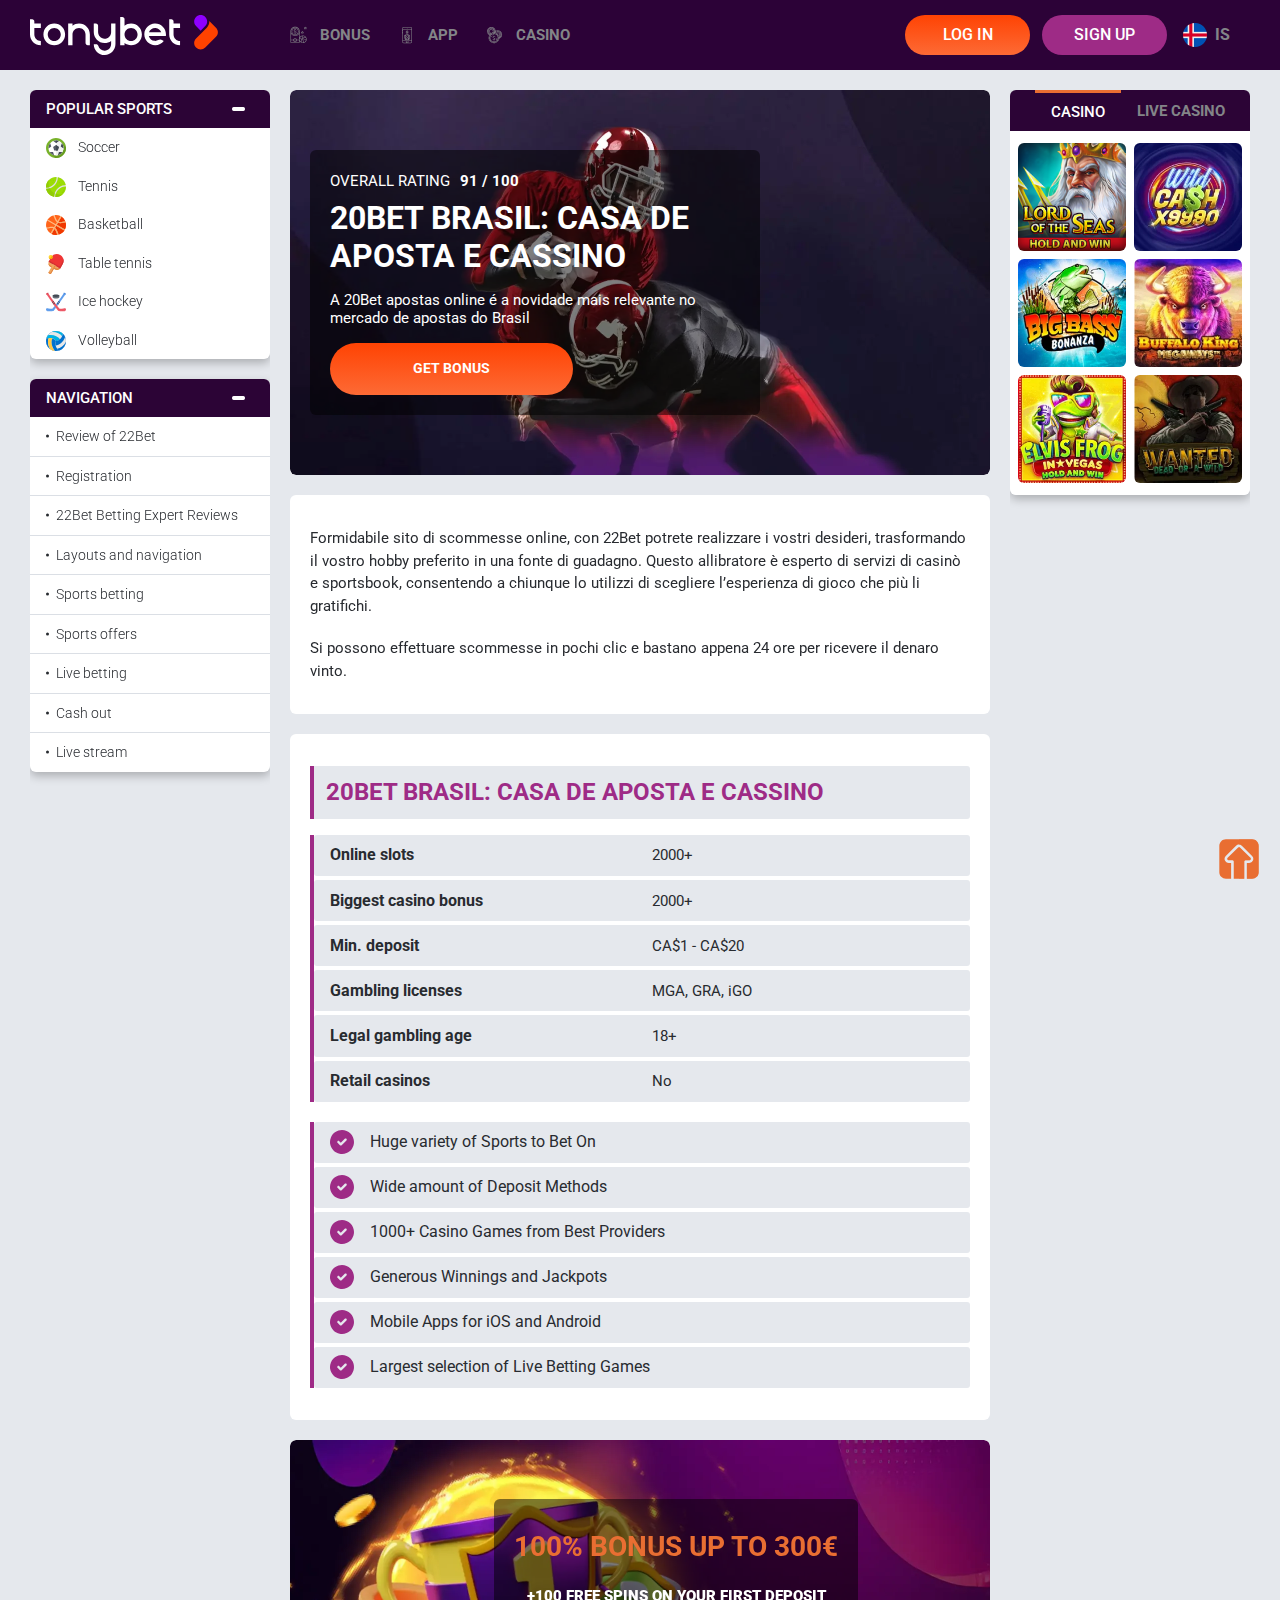
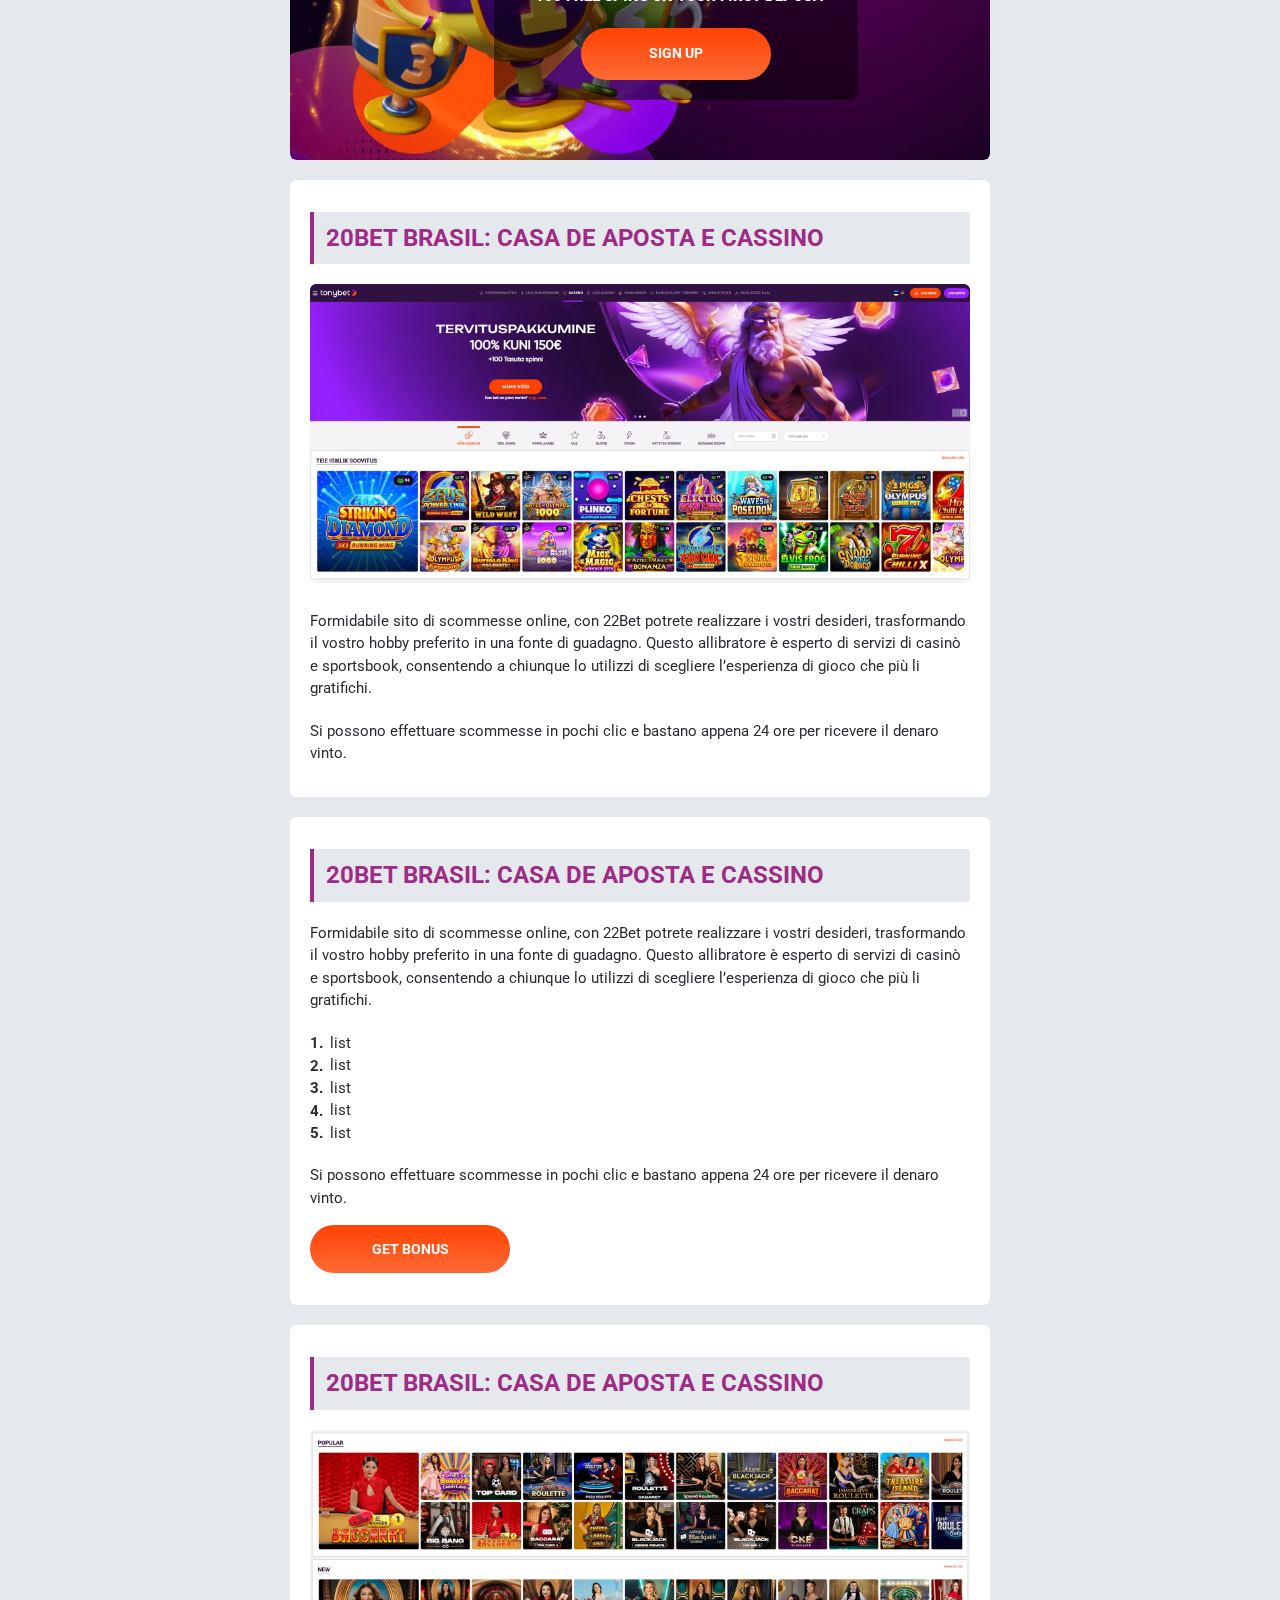
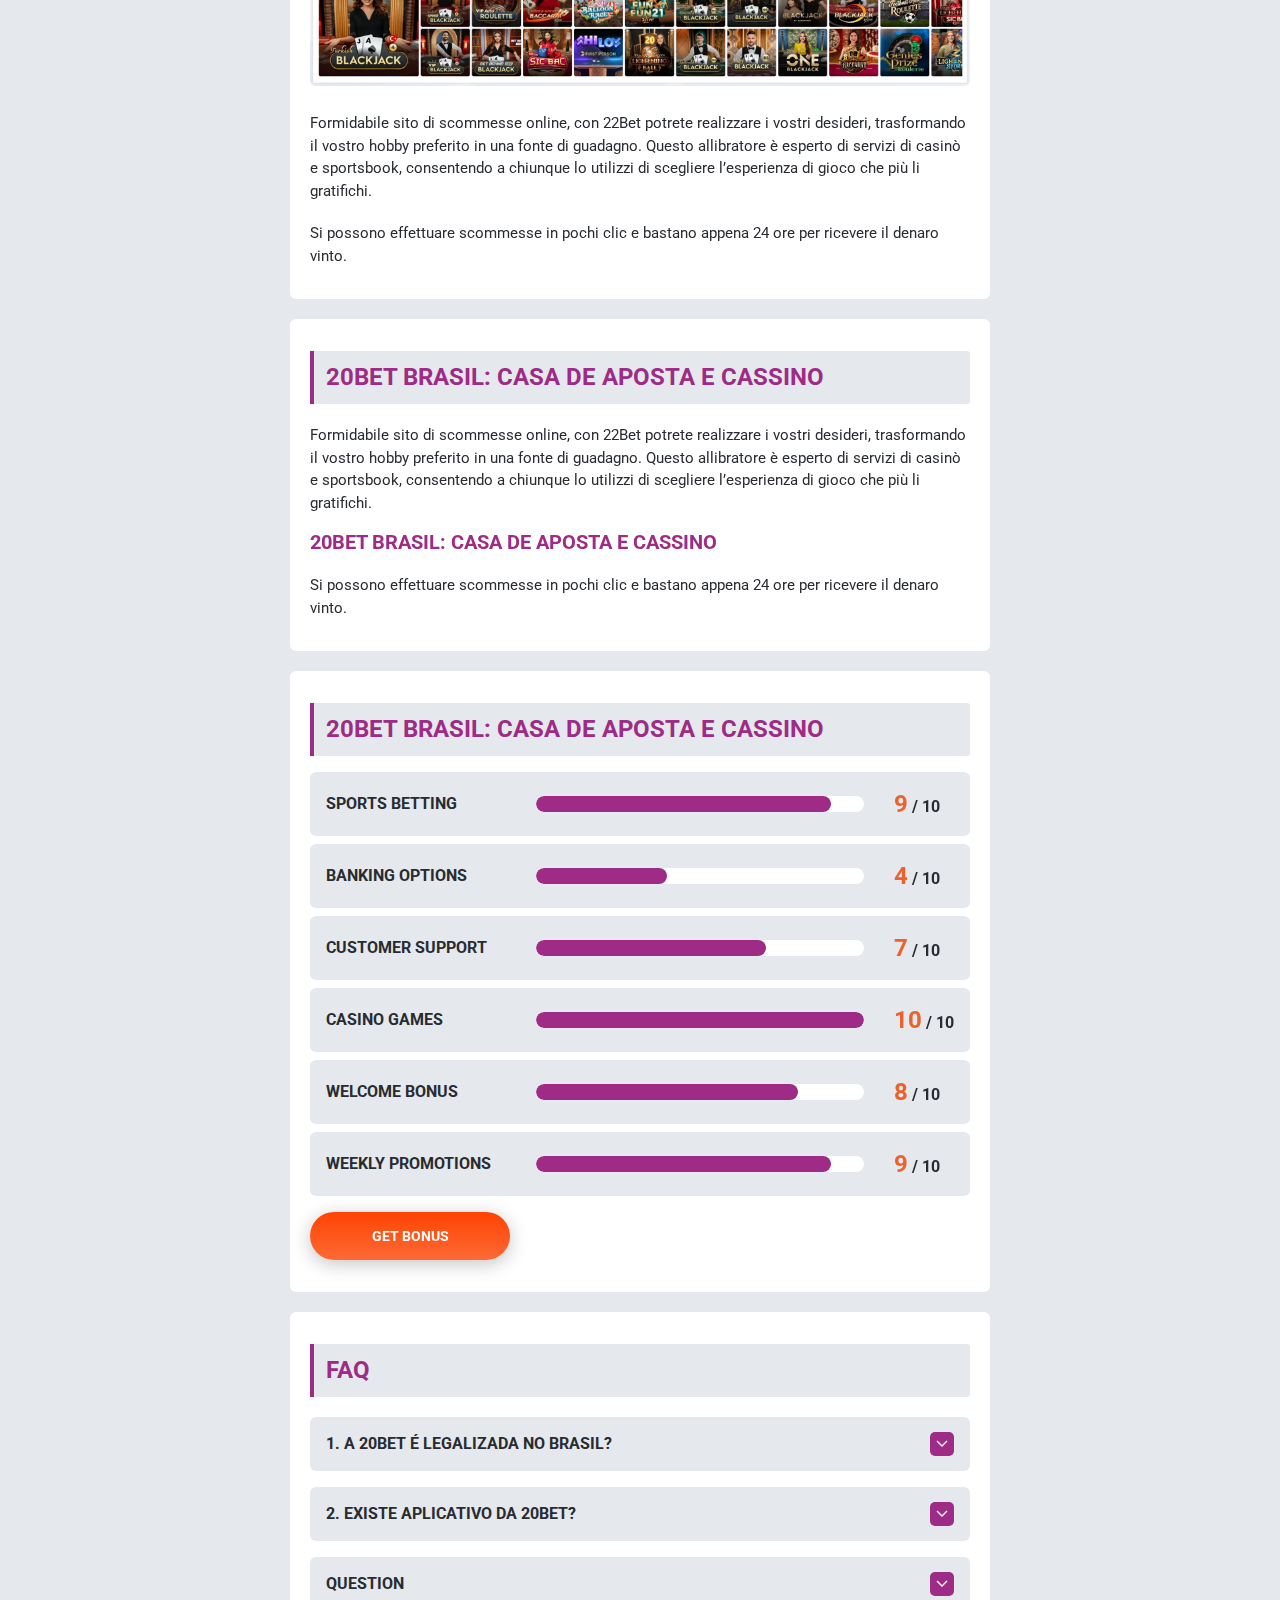
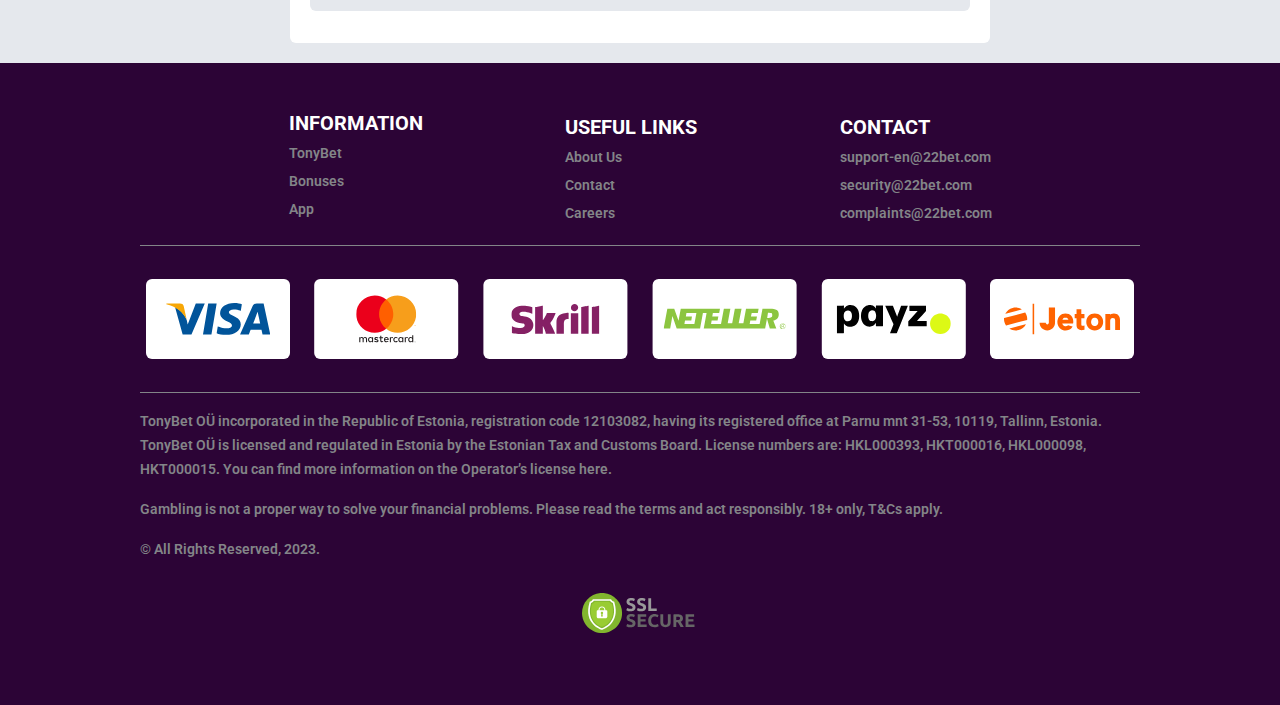
<file: index.html>
<!DOCTYPE html>
<html lang="is">
  <head>
    <meta charset="UTF-8" />

    <meta name="viewport" content="width=device-width, initial-scale=1.0" />
    <title>20Bet Brasil: Casa de 
Aposta e Cassino</title>
    <meta name="description" content />
    <meta property="og:site_name" content />
    <meta property="og:title" content />
    <meta property="og:type" content="website" />
    <meta property="og:url" content />
    <meta property="og:image" content />
    <meta property="og:image:alt" content />
    <meta property="og:locale" content="is" />
    <meta property="og:description" content />
    <link rel="preconnect" href="https://fonts.googleapis.com" />
    <link rel="preconnect" href="https://fonts.gstatic.com" crossorigin />
    <link
      href="https://fonts.googleapis.com/css2?family=Poppins&family=Roboto:wght@400;500;700&display=swap"
      rel="stylesheet"
    />
    <link rel="stylesheet" href="./css/reset.css" />
    <link rel="stylesheet" href="./css/main.css" />
    <link rel="stylesheet" href="./css/media.css" />
    <link rel="icon" href="./images/favicon.png" type="image/x-icon" />
    <script
      src="https://code.jquery.com/jquery-3.6.1.min.js"
      integrity="sha256-o88AwQnZB+VDvE9tvIXrMQaPlFFSUTR+nldQm1LuPXQ="
      crossorigin="anonymous"
    ></script>
  </head>
  <body>
    <header class="header">
      <section class="content header__content">
        <a href="./index.html" class="logo header__logo"
          ><img src="./images/header/logo.svg" alt="logo" title
        /></a>
        <button class="header__btn-menu">
          <svg
            width="16px"
            height="16px"
            viewBox="0 0 16 16"
            xmlns="http://www.w3.org/2000/svg"
          >
            <rect y="0" width="16" height="3" rx="1.5"></rect>
            <rect y="6.5" width="16" height="3" rx="1.5"></rect>
            <rect y="13" width="16" height="3" rx="1.5"></rect>
          </svg>
        </button>

       
        <nav class="menu header__menu">
          <ul class="header__menu-list">
            <li>
              <a href="./bonus.html">
                <span>Bonus</span>
              </a>
            </li>
            <li>
              <a href="./app.html">
                <span>App</span>
              </a>
            </li>
             <li>
              <a href="./casino.html">
                <span>Casino</span>
              </a>
            </li>
          </ul>
          <div class="header__button header__button-menu">
            <a href="#" class="button button__login-menu">log in</a>
            <a href="#" class="button button__menu">sign up</a>
          </div>
        </nav>

       

        <a href="#" class="button button__login">log in</a>
        <a href="#" class="button button__singup">sign up</a>
         <a href="" class="header__flag">
          <span><img src="./images/header/flag.png" alt="flag" title /></span>
          <span>is</span>
        </a>
      </section>
    </header>
    <main class="main home">
      <section class="main__wrap">
        <aside class="sidebar sidebar-left">
          <div class="sidebar-left__quik">
            <div class="menu__links-desk">Popular sports</div>
            <ul class="menu__links">
              <li>
                <a href="#"
                  ><img
                    src="./images/left-menu/soccer.svg"
                    alt="Soccer"
                    title
                  />Soccer</a
                >
              </li>
              <li>
                <a href="#"
                  ><img
                    src="./images/left-menu/tennis.svg"
                    alt="Tennis"
                    title
                  />Tennis</a
                >
              </li>
              <li>
                <a href="#"
                  ><img
                    src="./images/left-menu/basketball.svg"
                    alt="Basketball"
                    title
                  />Basketball</a
                >
              </li>
              <li>
                <a href="#"
                  ><img
                    src="./images/left-menu/table-tennis.svg"
                    alt="Table tennis"
                    title
                  />Table tennis</a
                >
              </li>
              <li>
                <a href="#"
                  ><img
                    src="./images/left-menu/hockey.svg"
                    alt="Ice hockey"
                    title
                  />Ice hockey</a
                >
              </li>
              <li>
                <a href="#"
                  ><img
                    src="./images/left-menu/volleyball.svg"
                    alt="Volleyball"
                    title
                  />Volleyball</a
                >
              </li>
            </ul>
          </div>

          <div class="sidebar-left__review">
            <div class="menu__review-desk">Navigation</div>
            <ul class="menu__review">
              <li><a href="#">Review of 22Bet</a></li>
              <li><a href="#">Registration</a></li>
              <li>
                <a href="#">22Bet Betting Expert Reviews</a>
              </li>
              <li><a href="#">Layouts and navigation</a></li>
              <li><a href="#">Sports betting</a></li>
              <li><a href="#">Sports offers</a></li>
              <li><a href="#">Live betting</a></li>
              <li><a href="#">Cash out</a></li>
              <li><a href="#">Live stream</a></li>
            </ul>
          </div>
        </aside>
        <section class="content__wrapper">
          <section class="content hero">
            <div class="background">
              <img src="./images/main/bg-main.webp" alt="hero" title />
             
            </div>
            <div class="hero__wrapper">
              <div class="hero__data">
                <div class="hero__rating">
                  <p>Overall Rating</p>

                  <span>
                    <span>91</span>
                    <span>/</span>
                    <span>100</span>
                  </span>
                </div>
                <h1 class="title general hero__title">
                20Bet Brasil: Casa de 
Aposta e Cassino
                </h1>
<p class="hero__text">A 20Bet apostas online é a novidade mais relevante 
no mercado de apostas do Brasil</p>
                <a href="#" class="button hero__button">get bonus</a>
              </div>
            </div>
          </section>
          <section class="content menu-review__content">
            <div class="menu__review-desk menu__review-content">
            Navigation
            </div>
            <ul class="menu__review menu__review-list">
              <li><a href="#">Review of 22Bet</a></li>
              <li><a href="#">Registration</a></li>
              <li><a href="#">22Bet Betting Expert Reviews</a></li>
              <li><a href="#">Layouts and navigation</a></li>
              <li><a href="#">Sports betting</a></li>
              <li><a href="#">Sports offers</a></li>
              <li><a href="#">Live betting</a></li>
              <li><a href="#">Cash out</a></li>
              <li><a href="#">Live stream</a></li>
            </ul>
          </section>
          <section class="content article">
            <p>
              Formidabile sito di scommesse online, con 22Bet potrete realizzare
              i vostri desideri, trasformando il vostro hobby preferito in una
              fonte di guadagno. Questo allibratore è esperto di servizi di
              casinò e sportsbook, consentendo a chiunque lo utilizzi di
              scegliere l’esperienza di gioco che più li gratifichi.
            </p>
            <p>
              Si possono effettuare scommesse in pochi clic e bastano appena 24
              ore per ricevere il denaro vinto.
            </p>
          </section>
          <section class="content features">
            <h2 class="title high features__title">20Bet Brasil: Casa de Aposta e Cassino</h2>
            <div class="features__list">
                <table class="features__table">
                  <tbody>
                    <tr>
                      <td>Online slots</td>
                      <td>2000+</td>
                    </tr>
                    <tr>
                      <td>Biggest casino bonus</td>
                      <td>2000+</td>
                    </tr>
                    <tr>
                      <td>Min. deposit</td>
                      <td>CA$1 - CA$20</td>
                    </tr>

                    <tr>
                      <td>Gambling licenses</td>
                      <td>MGA, GRA, iGO</td>
                    </tr>
                    <tr>
                      <td>Legal gambling age</td>
                      <td>18+</td>
                    </tr>
                    <tr>
                      <td>Retail casinos</td>
                      <td>No</td>
                    </tr>
                  </tbody>
                </table>
              <div class="features__info">
                <ul>
                  <li><img src="./images/main/features-icon.svg" alt="icon" title="">Huge variety of Sports to Bet On</li>
                  <li><img src="./images/main/features-icon.svg" alt="icon" title="">Wide amount of Deposit Methods</li>
                  <li><img src="./images/main/features-icon.svg" alt="icon" title="">1000+ Casino Games from Best Providers</li>
                  <li><img src="./images/main/features-icon.svg" alt="icon" title="">Generous Winnings and Jackpots</li>
                  <li><img src="./images/main/features-icon.svg" alt="icon" title="">Mobile Apps for iOS and Android</li>
                  <li><img src="./images/main/features-icon.svg" alt="icon" title="">Largest selection of Live Betting Games</li>
                </ul>
              
              </div>
            </div>
          </section>

          <section class="content banner">
            <div class="background banner__backgroud">
              <img src="./images/main/banner-main.webp" alt="banner" title />
            </div>
            <div class="banner__info">
             
             <h2 class="title high banner__title">
  <span class="main-offer">
    100% BONUS UP TO 300€
  </span>
  <strong class="sub-offer">
    +100 free spins on your first deposit
  </strong>
</h2>

              <a href="#" class="button banner__button">sign up</a>
            </div>
          </section>
          <section class="content article">
            <h2 class="title high article__title">
              20Bet Brasil: Casa de Aposta e Cassino
            </h2>
 <div class="images">
              <img src="./images/main/image1-main.webp" alt="banner" title />
            </div>
            <p>
              Formidabile sito di scommesse online, con 22Bet potrete realizzare
              i vostri desideri, trasformando il vostro hobby preferito in una
              fonte di guadagno. Questo allibratore è esperto di servizi di
              casinò e sportsbook, consentendo a chiunque lo utilizzi di
              scegliere l’esperienza di gioco che più li gratifichi.
            </p>
            <p>
              Si possono effettuare scommesse in pochi clic e bastano appena 24
              ore per ricevere il denaro vinto.
            </p>
           
          </section>
   
           
          <section class="content article">
            <h2 class="title high article__title">
              20Bet Brasil: Casa de Aposta e Cassino
            </h2>
            <p>
              Formidabile sito di scommesse online, con 22Bet potrete realizzare
              i vostri desideri, trasformando il vostro hobby preferito in una
              fonte di guadagno. Questo allibratore è esperto di servizi di
              casinò e sportsbook, consentendo a chiunque lo utilizzi di
              scegliere l’esperienza di gioco che più li gratifichi.
            </p>
            <ol>
              <li>list</li>
              <li>list</li>
              <li>list</li>
               <li>list</li>
              <li>list</li>
            </ol>
            <p>
              Si possono effettuare scommesse in pochi clic e bastano appena 24
              ore per ricevere il denaro vinto.
            </p>
            <a href="#" class="button ">get bonus</a>
          </section>
          <section class="content article">
            <h2 class="title high article__title">
              20Bet Brasil: Casa de Aposta e Cassino
            </h2>
<div class="images">
              <img src="./images/main/image2-main.webp" alt="banner" title />
            </div>
            <p>
              Formidabile sito di scommesse online, con 22Bet potrete realizzare
              i vostri desideri, trasformando il vostro hobby preferito in una
              fonte di guadagno. Questo allibratore è esperto di servizi di
              casinò e sportsbook, consentendo a chiunque lo utilizzi di
              scegliere l’esperienza di gioco che più li gratifichi.
            </p>
            <p>
              Si possono effettuare scommesse in pochi clic e bastano appena 24
              ore per ricevere il denaro vinto.
            </p>
            
          </section>
          <section class="content article">
            <h2 class="title high article__title">
              20Bet Brasil: Casa de Aposta e Cassino
            </h2>

         
            <p>
              Formidabile sito di scommesse online, con 22Bet potrete realizzare
              i vostri desideri, trasformando il vostro hobby preferito in una
              fonte di guadagno. Questo allibratore è esperto di servizi di
              casinò e sportsbook, consentendo a chiunque lo utilizzi di
              scegliere l’esperienza di gioco che più li gratifichi.
            </p>
            <h3>20Bet Brasil: Casa de Aposta e Cassino</h3>
            <p>
              Si possono effettuare scommesse in pochi clic e bastano appena 24
              ore per ricevere il denaro vinto.
            </p>
            
          </section>
         <section class="content ratings">
            <h2 class="title high ratings__title">20Bet Brasil: Casa de Aposta e Cassino</h2>
          
            <ul class="ratings__list">
              <li>
                <div  class="ratings__info">
                  <span class="ratings__data">
                    <span>9</span>
                    <span>/</span>
                    <span>10</span>
                  </span>
                  <div class="ratings__img">
                     <span style="width: 90%"></span>
                  </div>
                  <p>Sports betting</p>
              
                </div>
                
              </li>
              <li>
                <div class="ratings__info">
                  <span class="ratings__data">
                    <span>4</span>
                    <span>/</span>
                    <span>10</span>
                  </span>
                  <div class="ratings__img">
                     <span style="width: 40%"></span>
                
                  </div>
                  <p>Banking options</p>
                  
                </div>
                
              </li>
              <li>
                <div class="ratings__info">
                  <span class="ratings__data">
                    <span>7</span>
                    <span>/</span>
                    <span>10</span>
                  </span>
                  <div class="ratings__img">
                     <span style="width: 70%"></span>
                  </div>  
                  <p>Customer support</p>
                  
                </div>
                
            </li>
            <li>
              <div class="ratings__info">
                <span class="ratings__data">
                  <span>10</span>
                  <span>/</span>
                  <span>10</span>
                </span>
                <div class="ratings__img">
                  <span style="width: 100%"></span>
                 
                </div>
                <p>Casino games</p>
                
              </div>
              
             
            </li>
              <li>
                <div class="ratings__info">
                  <span class="ratings__data">
                    <span>8</span>
                    <span>/</span>
                    <span>10</span>
                  </span>
                  <div class="ratings__img">
                    <span style="width: 80%"></span>
                  </div>  
                  <p>Welcome bonus</p>
                  
                </div>
                
              </li>
             

             
            <li>
              <div class="ratings__info">
                <span class="ratings__data">
                  <span>9</span>
                  <span>/</span>
                  <span>10</span>
                </span>
                <div class="ratings__img">
                   <span style="width: 90%"></span>
                </div>  
                <p>Weekly promotions</p>
                
              </div> 
             
            </li> 
          
            </ul>
           
          

            <a href="#" class="button ratings__button">get bonus</a>
          </section>
       
          <section class="content faq">
            <h2 class="title high faq__title">faq</h2>
            <ul class="faq__list">
              <li class="faq__item">
                <h3 class="title medium faq__subtitle js-button-expander">
                1. A 20Bet é legalizada no Brasil?
                </h3>
                <div class="faq__answer js-expand-content">
                  <p>
                   Sim, a casa de apostas tem licença emitida por Curaçao, que é reconhecida no Brasil e a permite atuar por aqui.
                  </p>
                </div>
              </li>
              <li class="faq__item">
                <h3 class="title medium faq__subtitle js-button-expander">
                 2. Existe aplicativo da 20Bet?
                </h3>
                <div class="faq__answer js-expand-content">
                  <p>
                 Sim, disponível para sistemas operacionais iOS e Android.
                  </p>
                </div>
              </li>
              <li class="faq__item">
                <h3 class="title medium faq__subtitle js-button-expander">
                Question
                </h3>
                <div class="faq__answer js-expand-content">
                  <p>
                   Sim, disponível para sistemas operacionais iOS e Android.
                  </p>
                </div>
              </li>
              
            </ul>
          </section>
        </section>
         <aside class="sidebar sidebar-right">
          
          <div class="sidebar-right__desk">
            <div class="menu__wrap">
              <div class="menu__cards">Casino</div>
              <div class="menu__cards-live">Live Casino</div>
            </div>
            <ul class="menu__casino">
              <li>
                <a href="#"
                  >
                  <img
                    src="./images/right-gallery/casino1.png"
                    alt="gallery-casino"
                    title
                />
                
  </a><div class="casino__hover">
                  <h2>Wild Cash</h2>
        <a href="#" class="casino__hover-link">Sign up</a>
        <p>or</p>
        <a href="#" class="button  casino__button">Log in</a>
    </div>
              
              </li>
              <li>
                <a href="#"
                  ><img
                    src="./images/right-gallery/casino2.png"
                    alt="gallery-casino"
                    title
                />
              </a>
              <div class="casino__hover">
                  <h2>Wild Cash</h2>
        <a href="#" class="casino__hover-link">Sign up</a>
        <p>or</p>
        <a href="#" class="button  casino__button">Log in</a>
    </div>
              </li>
              <li>
                <a href="#"
                  ><img
                    src="./images/right-gallery/casino3.png"
                    alt="gallery-casino"
                    title
                /></a>
                <div class="casino__hover">
                  <h2>Wild Cash</h2>
        <a href="#" class="casino__hover-link">Sign up</a>
        <p>or</p>
        <a href="#" class="button  casino__button">Log in</a>
    </div>
              </li>
              <li>
                <a href="#"
                  ><img
                    src="./images/right-gallery/casino4.png"
                    alt="gallery-casino"
                    title
                /></a>
                <div class="casino__hover">
                  <h2>Wild Cash</h2>
        <a href="#" class="casino__hover-link">Sign up</a>
        <p>or</p>
        <a href="#" class="button  casino__button">Log in</a>
    </div>
              </li>
              <li>
                <a href="#"
                  ><img
                    src="./images/right-gallery/casino5.png"
                    alt="gallery-casino"
                    title
                /></a>
                <div class="casino__hover">
                  <h2>Wild Cash</h2>
        <a href="#" class="casino__hover-link">Sign up</a>
        <p>or</p>
        <a href="#" class="button  casino__button">Log in</a>
    </div>
              </li>
              <li>
                <a href="#"
                  ><img
                    src="./images/right-gallery/casino6.png"
                    alt="gallery-casino"
                    title
                /></a>
                <div class="casino__hover">
                  <h2>Wild Cash</h2>
        <a href="#" class="casino__hover-link">Sign up</a>
        <p>or</p>
        <a href="#" class="button  casino__button">Log in</a>
    </div>
              </li>
            </ul>
          </div>
        </aside>
        <div class="" onclick="scrollToTop()">
          <button class="main__arrow" id="scrollToTopBtn"></button>
        </div>
      </section>
    </main>
    <footer class="footer">
      <section class="content footer__content">
        <ul class="footer__menu">
          <li>
            <div>Information</div>
            <ul class="footer__info">
              <li><a href="#">TonyBet</a></li>
              <li><a href="#">Bonuses</a></li>
              <li><a href="#">App</a></li>
            </ul>
          </li>
          <li>
            <div>Useful Links</div>
            <ul class="footer__info">
              <li><a href="#">About Us</a></li>
              <li><a href="#">Contact</a></li>
              <li><a href="#">Careers</a></li>
            </ul>
          </li>
          <li>
            <div>Contact</div>
            <ul class="footer__info">
              <li>
                <a href="mailto:support-en@22bet.com">support-en@22bet.com</a>
              </li>
              <li>
                <a href="mailto:security@22bet.com">security@22bet.com</a>
              </li>
              <li>
                <a href="mailto:complaints@22bet.com">complaints@22bet.com</a>
              </li>
            </ul>
          </li>
        </ul>

        <ul class="footer__cards-list">
          <li>
            <a href="#"
              ><img src="./images/footer/visa.svg" alt="cardvisa" title
            /></a>
          </li>
          <li>
            <a href="#"
              ><img src="./images/footer/mastercard.svg" alt="mastercard" title
            /></a>
          </li>
         
          <li>
            <a href="#"
              ><img src="./images/footer/skrill.svg" alt="skrill" title
            /></a>
          </li>
          <li>
            <a href="#"
              ><img src="./images/footer/neteller.svg" alt="neteller" title
            /></a>
          </li>
          <li>
            <a href="#"
              ><img src="./images/footer/payz.svg" alt="payz" title
            /></a>
          </li>
          <li>
            <a href="#"
              ><img src="./images/footer/jeton.svg" alt="jetonbank" title
            /></a>
          </li>
         
        </ul>

        <div class="footer__wrapp">
          <div class="footer__text">
            <p>
              TonyBet OÜ incorporated in the Republic of Estonia, registration code 12103082, having its registered office at Parnu mnt 31-53, 10119, Tallinn, Estonia. TonyBet OÜ is licensed and regulated in Estonia by the Estonian Tax and Customs Board. License numbers are: HKL000393, HKT000016, HKL000098, HKT000015. You can find more information on the Operator’s license here.
            </p>
            
        <p>Gambling is not a proper way to solve your financial problems. Please read the terms and act responsibly. 18+ only, T&Cs apply.</p>
          <p>&copy; All Rights Reserved, 2023.</p>
          </div>
          <div class="footer__secure">
            <img src="./images/footer/ssl.svg" alt="ssl" title />
          </div>
        
      </section>
    </footer>
    <script src="./js/arrowUp.js" defer></script>
    <script src="./js/sidebar.js" defer></script>
    <script src="./js/expander.js" defer></script>
    <script src="./js/mobile-menu.js" defer></script>
  </body>
</html>
</file>
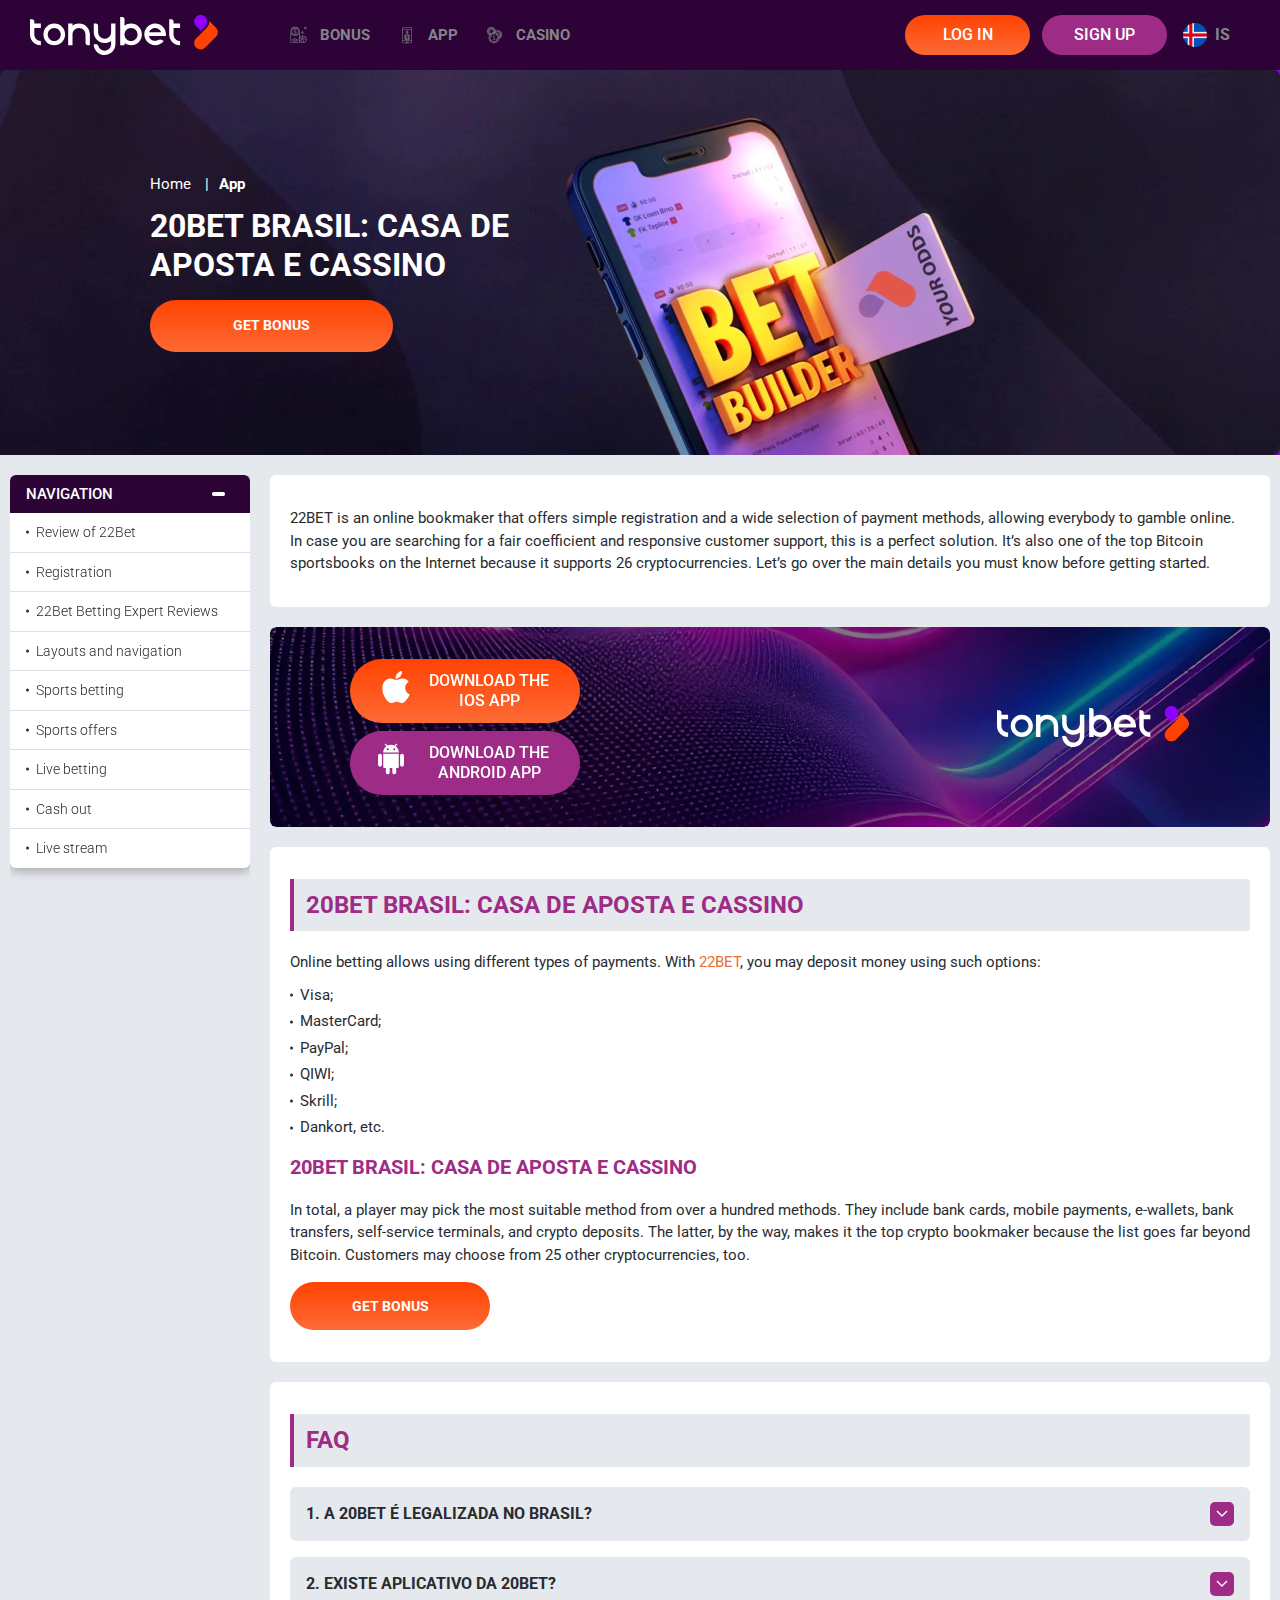
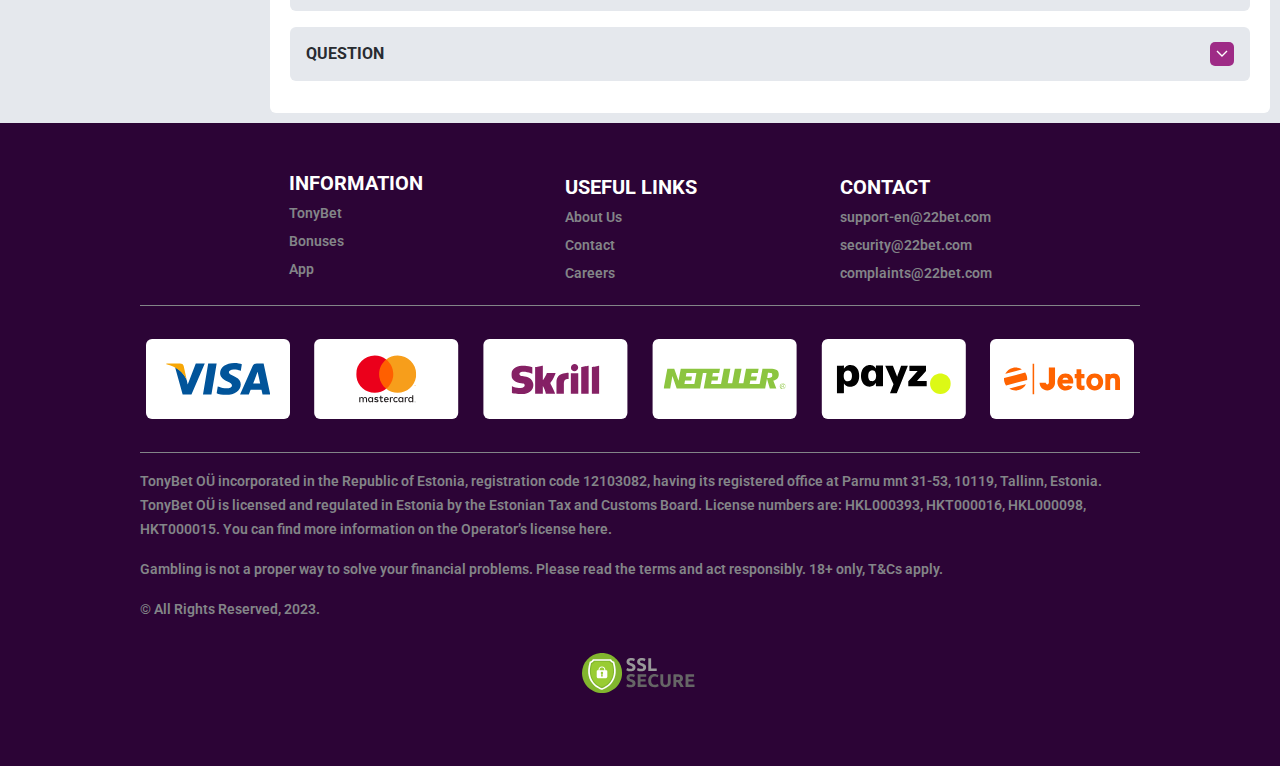
<file: app.html>
<!DOCTYPE html>
<html lang="is">
  <head>
    <meta charset="UTF-8" />

    <meta name="viewport" content="width=device-width, initial-scale=1.0" />
    <title>20Bet Brasil: Casa de 
Aposta e Cassino </title>
    <meta name="description" content />
    <meta property="og:site_name" content />
    <meta property="og:title" content />
    <meta property="og:type" content="website" />
    <meta property="og:url" content />
    <meta property="og:image" content />
    <meta property="og:image:alt" content />
    <meta property="og:locale" content="is" />
    <meta property="og:description" content />
    <link rel="preconnect" href="https://fonts.googleapis.com" />
    <link rel="preconnect" href="https://fonts.gstatic.com" crossorigin />
    <link
      href="https://fonts.googleapis.com/css2?family=Poppins&family=Roboto:wght@400;500;700&display=swap"
      rel="stylesheet"
    />
    <link rel="stylesheet" href="./css/reset.css" />
    <link rel="stylesheet" href="./css/main.css" />
    <link rel="stylesheet" href="./css/media.css" />
    <link rel="icon" href="./images/favicon.png" type="image/x-icon" />
      <script
    src="https://code.jquery.com/jquery-3.6.1.min.js"
    integrity="sha256-o88AwQnZB+VDvE9tvIXrMQaPlFFSUTR+nldQm1LuPXQ="
    crossorigin="anonymous"
  ></script>
  </head>
  <body>
    <header class="header">
      <section class="content header__content">
        <a href="./index.html" class="logo header__logo"
          ><img src="./images/header/logo.svg" alt="logo" title
        /></a>
        <button class="header__btn-menu">
          <svg
            width="16px"
            height="16px"
            viewBox="0 0 16 16"
            xmlns="http://www.w3.org/2000/svg"
          >
            <rect y="0" width="16" height="3" rx="1.5"></rect>
            <rect y="6.5" width="16" height="3" rx="1.5"></rect>
            <rect y="13" width="16" height="3" rx="1.5"></rect>
          </svg>
        </button>

       
        <nav class="menu header__menu">
          <ul class="header__menu-list">
            <li>
              <a href="./bonus.html">
                <span>Bonus</span>
              </a>
            </li>
            <li>
              <a href="./app.html">
                <span>App</span>
              </a>
            </li>
             <li>
              <a href="./casino.html">
                <span>Casino</span>
              </a>
            </li>
          </ul>
          <div class="header__button header__button-menu">
            <a href="#" class="button button__login-menu">log in</a>
            <a href="#" class="button button__menu">sign up</a>
          </div>
        </nav>

       

        <a href="#" class="button button__login">log in</a>
        <a href="#" class="button button__singup">sign up</a>
         <a href="" class="header__flag">
          <span><img src="./images/header/flag.png" alt="flag" title /></span>
          <span>is</span>
        </a>
      </section>
    </header>
    <main class="main home main-page">
      <section class="hero hero__page">
        <div class="background background-page">
          <img src="./images/app/bg-app.webp" alt="hero" title />
          
        </div>
        <div class="hero__wrapper hero__wrapper-page">
          <div class="hero__data hero__data-page">
            <ul
              class="breadcrumbs"
             
            >
              <li
              
              >
                <a href="#" >
                  <span >Home</span></a
                >
             
              </li>
              <li
                
              >
                <a href="#" >
                  <span >App</span></a
                >
              
              </li>
            </ul>
            <h1 class="title general hero__title">
              20Bet Brasil: Casa de 
Aposta e Cassino
            </h1>
            <a href="#" class="button hero__button">get bonus</a>
          </div>
        </div>
      </section>
      <section class="main__wrap main__wrap-page">
        <aside class="sidebar sidebar-left sidebar-left-page">
          <div class="sidebar-left__review">
            <div class="menu__review-desk">Navigation</div>
            <ul class="menu__review">
              <li><a href="#">Review of 22Bet</a></li>
              <li><a href="#">Registration</a></li>
              <li><a href="#">22Bet Betting Expert Reviews</a></li>
              <li><a href="#">Layouts and navigation</a></li>
              <li><a href="#">Sports betting</a></li>
              <li><a href="#">Sports offers</a></li>
              <li><a href="#">Live betting</a></li>
              <li><a href="#">Cash out</a></li>
              <li><a href="#">Live stream</a></li>
            </ul>
          </div>
        </aside>
        <section class="content__wrapper content__wrapper-page">
          <section class="content menu-review__content">
            <div class="menu__review-desk menu__review-content">
              Navigation
            </div>
            <ul class="menu__review menu__review-list">
              <li><a href="#">Review of 22Bet</a></li>
              <li><a href="#">Registration</a></li>
              <li><a href="#">22Bet Betting Expert Reviews</a></li>
              <li><a href="#">Layouts and navigation</a></li>
              <li><a href="#">Sports betting</a></li>
              <li><a href="#">Sports offers</a></li>
              <li><a href="#">Live betting</a></li>
              <li><a href="#">Cash out</a></li>
              <li><a href="#">Live stream</a></li>
            </ul>
          </section>
          <section class="content article">
            <p>
             22BET is an online bookmaker that offers simple registration and a wide selection of payment methods, allowing everybody to gamble online. In case you are searching for a fair coefficient and responsive customer support, this is a perfect solution. It’s also one of the top Bitcoin sportsbooks on the Internet because it supports 26 cryptocurrencies. Let’s go over the main details you must know before getting started.
            </p>
           
          </section>
          <section class="content  banner__app">
            <div class="background banner__background-app">
              <img src="./images/app/banner-app.webp" alt="banner" title />
              
            </div>
            <div class="banner__content banner__content-app">
               <a href="#" class="logo banner__logo"
          ><img src="./images/app/logo-app.svg" alt="logo" title
        /></a>
              <div class="button__wrap-app">
                <a href="#" class="banner__btn banner__btn-app">
                  <img src="./images/app/apple.svg" alt="" title>
                Download 
                the IOS app
                </a>
                <a href="#" class="banner__btn banner__btn-android"
                  > <img src="./images/app/android.svg" alt="" title>Download  the Android app</a
                >
              </div>
             
           
            </div>
          </section>

          <section class="content article">
            <h2 class="title high article__title">
              20Bet Brasil: Casa de Aposta e Cassino
            </h2>
            <p>
              Online betting allows using different types of payments. With <a href="#">22BET</a>, you may deposit money using such options:
            </p>
            <ul class="article__list">
              <li>Visa;</li>
              <li>MasterCard;</li>
              <li>PayPal;</li>
              <li> QIWI;</li>
              <li>Skrill;</li>
              <li>Dankort, etc.</li>
            </ul>
<h3>20Bet Brasil: Casa de Aposta e Cassino</h3>
            <p>
              In total, a player may pick the most suitable method from over a hundred methods. They include bank cards, mobile payments, e-wallets, bank transfers, self-service terminals, and crypto deposits. The latter, by the way, makes it the top crypto bookmaker because the list goes far beyond Bitcoin. Customers may choose from 25 other cryptocurrencies, too.
            </p>
            <a href="#" class="button article__button">get bonus</a>
          </section>

        <section class="content faq">
            <h2 class="title high faq__title">faq</h2>
            <ul class="faq__list">
              <li class="faq__item">
                <h3 class="title medium faq__subtitle js-button-expander">
                1. A 20Bet é legalizada no Brasil?
                </h3>
                <div class="faq__answer js-expand-content">
                  <p>
                   Sim, a casa de apostas tem licença emitida por Curaçao, que é reconhecida no Brasil e a permite atuar por aqui.
                  </p>
                </div>
              </li>
              <li class="faq__item">
                <h3 class="title medium faq__subtitle js-button-expander">
                 2. Existe aplicativo da 20Bet?
                </h3>
                <div class="faq__answer js-expand-content">
                  <p>
                 Sim, disponível para sistemas operacionais iOS e Android.
                  </p>
                </div>
              </li>
              <li class="faq__item">
                <h3 class="title medium faq__subtitle js-button-expander">
                Question
                </h3>
                <div class="faq__answer js-expand-content">
                  <p>
                   Sim, disponível para sistemas operacionais iOS e Android.
                  </p>
                </div>
              </li>
              
            </ul>
          </section>
        </section>
      </section>
    </main>
     <footer class="footer">
      <section class="content footer__content">
        <ul class="footer__menu">
          <li>
            <div>Information</div>
            <ul class="footer__info">
              <li><a href="#">TonyBet</a></li>
              <li><a href="#">Bonuses</a></li>
              <li><a href="#">App</a></li>
            </ul>
          </li>
          <li>
            <div>Useful Links</div>
            <ul class="footer__info">
              <li><a href="#">About Us</a></li>
              <li><a href="#">Contact</a></li>
              <li><a href="#">Careers</a></li>
            </ul>
          </li>
          <li>
            <div>Contact</div>
            <ul class="footer__info">
              <li>
                <a href="mailto:support-en@22bet.com">support-en@22bet.com</a>
              </li>
              <li>
                <a href="mailto:security@22bet.com">security@22bet.com</a>
              </li>
              <li>
                <a href="mailto:complaints@22bet.com">complaints@22bet.com</a>
              </li>
            </ul>
          </li>
        </ul>

        <ul class="footer__cards-list">
          <li>
            <a href="#"
              ><img src="./images/footer/visa.svg" alt="cardvisa" title
            /></a>
          </li>
          <li>
            <a href="#"
              ><img src="./images/footer/mastercard.svg" alt="mastercard" title
            /></a>
          </li>
         
          <li>
            <a href="#"
              ><img src="./images/footer/skrill.svg" alt="skrill" title
            /></a>
          </li>
          <li>
            <a href="#"
              ><img src="./images/footer/neteller.svg" alt="neteller" title
            /></a>
          </li>
          <li>
            <a href="#"
              ><img src="./images/footer/payz.svg" alt="payz" title
            /></a>
          </li>
          <li>
            <a href="#"
              ><img src="./images/footer/jeton.svg" alt="jetonbank" title
            /></a>
          </li>
         
        </ul>

        <div class="footer__wrapp">
          <div class="footer__text">
            <p>
              TonyBet OÜ incorporated in the Republic of Estonia, registration code 12103082, having its registered office at Parnu mnt 31-53, 10119, Tallinn, Estonia. TonyBet OÜ is licensed and regulated in Estonia by the Estonian Tax and Customs Board. License numbers are: HKL000393, HKT000016, HKL000098, HKT000015. You can find more information on the Operator’s license here.
            </p>
            
        <p>Gambling is not a proper way to solve your financial problems. Please read the terms and act responsibly. 18+ only, T&Cs apply.</p>
          <p>&copy; All Rights Reserved, 2023.</p>
          </div>
          <div class="footer__secure">
            <img src="./images/footer/ssl.svg" alt="ssl" title />
          </div>
        
      </section>
    </footer>

    <script src="./js/sidebar.js" defer></script>
    <script src="./js/expander.js" defer></script>
    <script src="./js/mobile-menu.js" defer></script>
  </body>
</html>
</file>
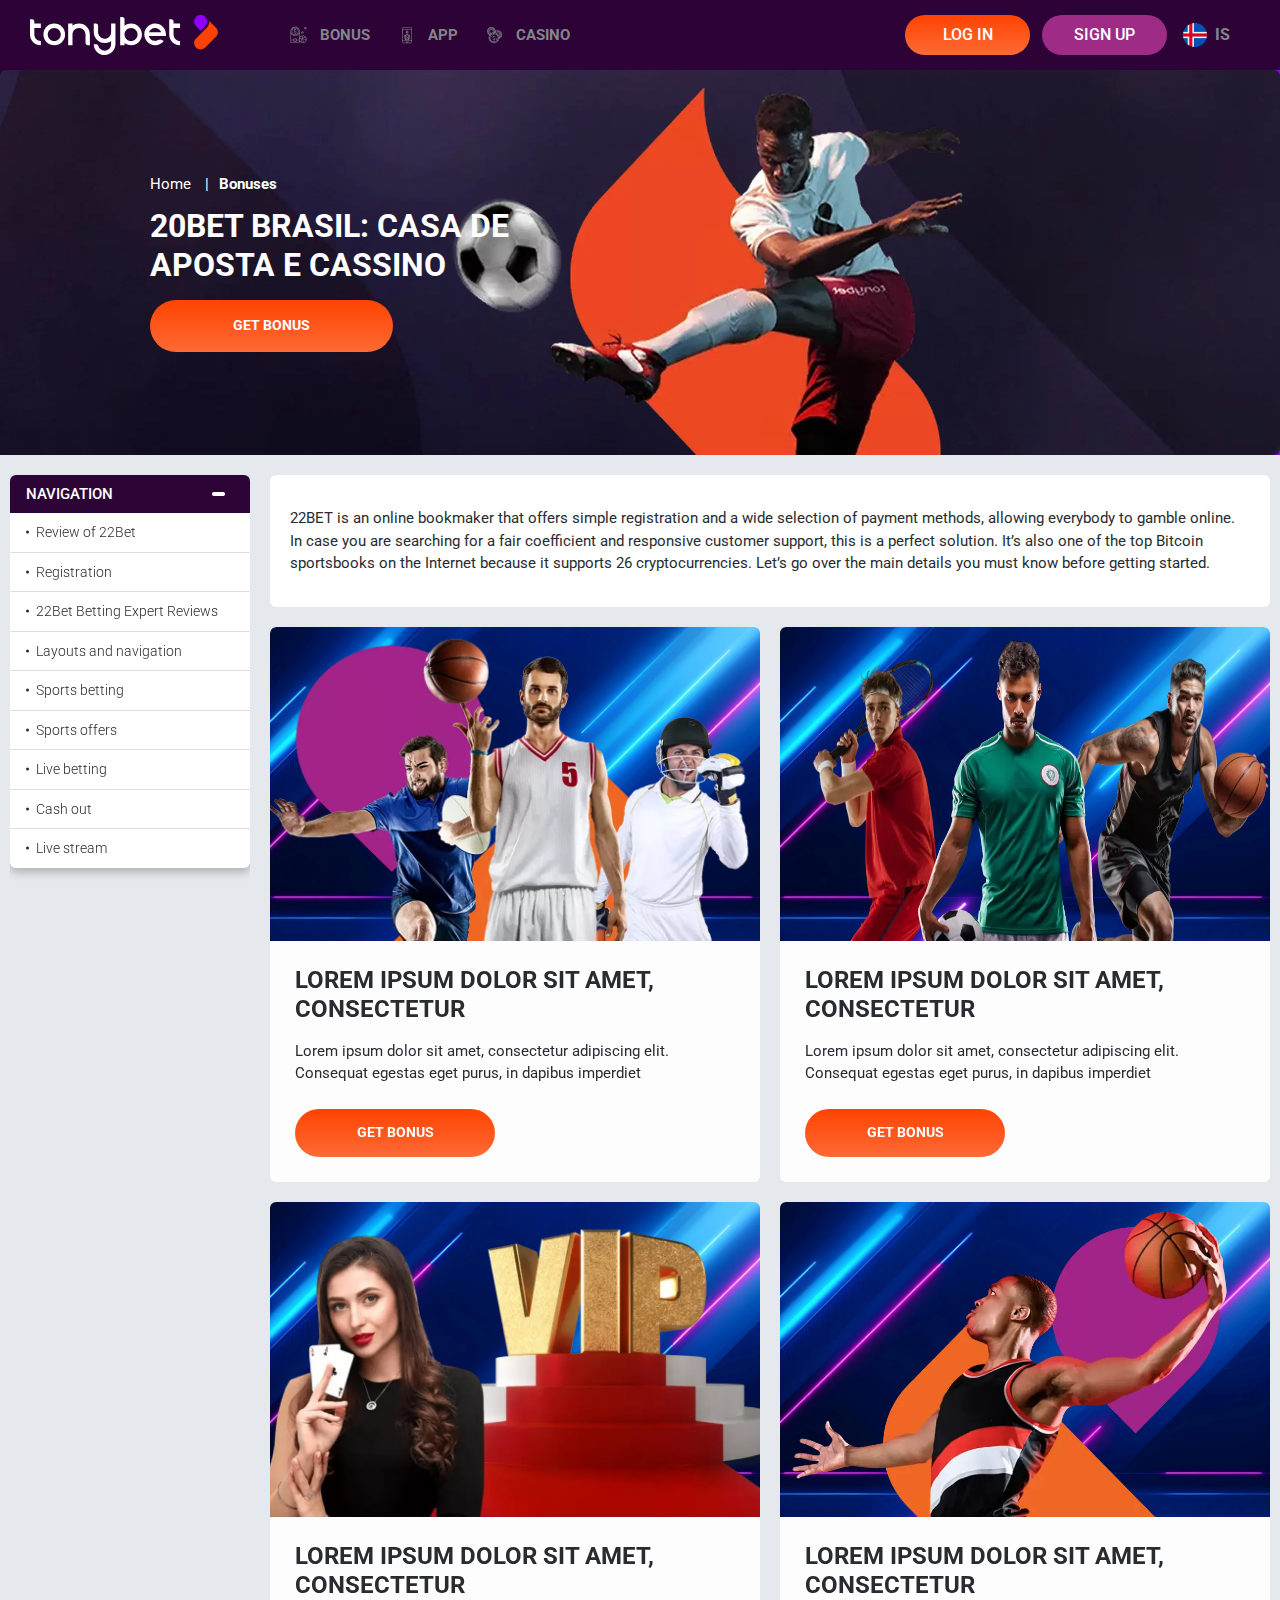
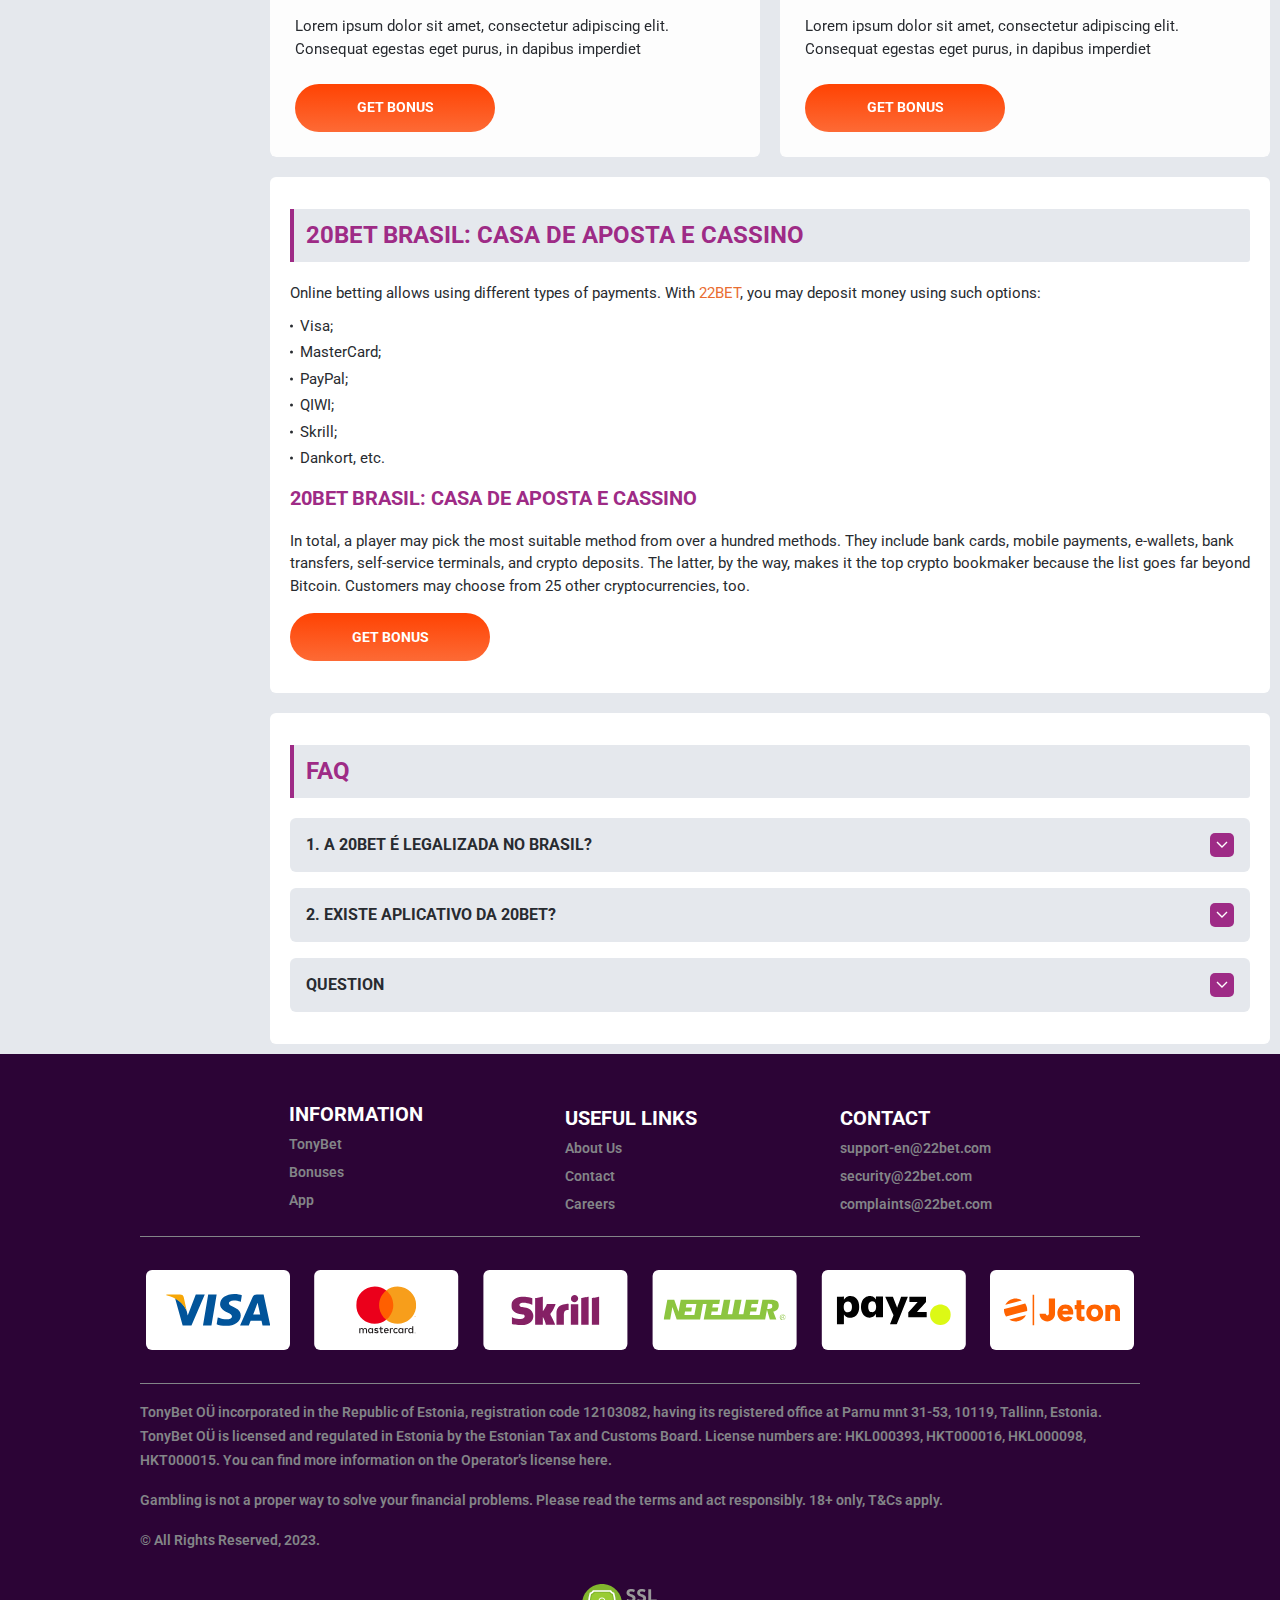
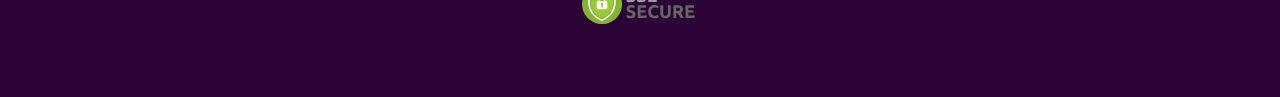
<file: bonus.html>
<!DOCTYPE html>
<html lang="is">
  <head>
    <meta charset="UTF-8" />

    <meta name="viewport" content="width=device-width, initial-scale=1.0" />
    <title>20Bet Brasil: Casa de 
Aposta e Cassino</title>
    <meta name="description" content />
    <meta property="og:site_name" content />
    <meta property="og:title" content />
    <meta property="og:type" content="website" />
    <meta property="og:url" content />
    <meta property="og:image" content />
    <meta property="og:image:alt" content />
    <meta property="og:locale" content="is" />
    <meta property="og:description" content />
    <link rel="preconnect" href="https://fonts.googleapis.com" />
    <link rel="preconnect" href="https://fonts.gstatic.com" crossorigin />
    <link
      href="https://fonts.googleapis.com/css2?family=Poppins&family=Roboto:wght@400;500;700&display=swap"
      rel="stylesheet"
    />
    <link rel="stylesheet" href="./css/reset.css" />
    <link rel="stylesheet" href="./css/main.css" />
    <link rel="stylesheet" href="./css/media.css" />
    <link rel="icon" href="./images/favicon.png" type="image/x-icon" />
    <script
      src="https://code.jquery.com/jquery-3.6.1.min.js"
      integrity="sha256-o88AwQnZB+VDvE9tvIXrMQaPlFFSUTR+nldQm1LuPXQ="
      crossorigin="anonymous"
    ></script>
  </head>
  <body>
    <header class="header">
      <section class="content header__content">
        <a href="./index.html" class="logo header__logo"
          ><img src="./images/header/logo.svg" alt="logo" title
        /></a>
        <button class="header__btn-menu">
          <svg
            width="16px"
            height="16px"
            viewBox="0 0 16 16"
            xmlns="http://www.w3.org/2000/svg"
          >
            <rect y="0" width="16" height="3" rx="1.5"></rect>
            <rect y="6.5" width="16" height="3" rx="1.5"></rect>
            <rect y="13" width="16" height="3" rx="1.5"></rect>
          </svg>
        </button>

       
        <nav class="menu header__menu">
          <ul class="header__menu-list">
            <li>
              <a href="./bonus.html">
                <span>Bonus</span>
              </a>
            </li>
            <li>
              <a href="./app.html">
                <span>App</span>
              </a>
            </li>
             <li>
              <a href="./casino.html">
                <span>Casino</span>
              </a>
            </li>
          </ul>
          <div class="header__button header__button-menu">
            <a href="#" class="button button__login-menu">log in</a>
            <a href="#" class="button button__menu">sign up</a>
          </div>
        </nav>

       

        <a href="#" class="button button__login">log in</a>
        <a href="#" class="button button__singup">sign up</a>
         <a href="" class="header__flag">
          <span><img src="./images/header/flag.png" alt="flag" title /></span>
          <span>is</span>
        </a>
      </section>
    </header>
    <main class="main home main-page">
      <section class="hero hero__page">
        <div class="background background-page-bonus">
          <img src="./images/bonus/bg-bonus.webp" alt="hero" title />
         
        </div>
        <div class="hero__wrapper hero__wrapper-page">
          <div class="hero__data hero__data-page">
            <ul class="breadcrumbs">
              <li>
                <a href="#"> <span>Home</span></a>
              </li>
              <li>
                <a href="#"> <span>Bonuses</span></a>
              </li>
            </ul>
            <h1 class="title general hero__title">
              20Bet Brasil: Casa de 
Aposta e Cassino
            </h1>
            <a href="#" class="button hero__button">get bonus</a>
          </div>
        </div>
      </section>
      <section class="main__wrap main__wrap-page">
        <aside class="sidebar sidebar-left sidebar-left-page">
          <div class="sidebar-left__review">
            <div class="menu__review-desk">Navigation</div>
            <ul class="menu__review">
              <li><a href="#">Review of 22Bet</a></li>
              <li><a href="#">Registration</a></li>
              <li><a href="#">22Bet Betting Expert Reviews</a></li>
              <li><a href="#">Layouts and navigation</a></li>
              <li><a href="#">Sports betting</a></li>
              <li><a href="#">Sports offers</a></li>
              <li><a href="#">Live betting</a></li>
              <li><a href="#">Cash out</a></li>
              <li><a href="#">Live stream</a></li>
            </ul>
          </div>
        </aside>
        <section class="content__wrapper content__wrapper-page">
          <section class="content menu-review__content">
            <div class="menu__review-desk menu__review-content">
             Navigation
            </div>
            <ul class="menu__review menu__review-list">
              <li><a href="#">Review of 22Bet</a></li>
              <li><a href="#">Registration</a></li>
              <li><a href="#">22Bet Betting Expert Reviews</a></li>
              <li><a href="#">Layouts and navigation</a></li>
              <li><a href="#">Sports betting</a></li>
              <li><a href="#">Sports offers</a></li>
              <li><a href="#">Live betting</a></li>
              <li><a href="#">Cash out</a></li>
              <li><a href="#">Live stream</a></li>
            </ul>
          </section>
          <section class="content article">
            <p>
              22BET is an online bookmaker that offers simple registration and a wide selection of payment methods, allowing everybody to gamble online. In case you are searching for a fair coefficient and responsive customer support, this is a perfect solution. It’s also one of the top Bitcoin sportsbooks on the Internet because it supports 26 cryptocurrencies. Let’s go over the main details you must know before getting started.
            </p>
           
          </section>
         <section class="content bonuses">
            <ul class="bonuses__list">
              <li class="bonuses__item">
               
                 <div class=" bonuses__img">
                  <img src="./images/bonus/banner-bonus.webp" alt="" title="" />
                   <div class=" bonuses__img-decor">
                  <img src="./images/bonus/decor-banner-bonus1.webp" alt="" title="" />
                </div>
                </div>
                <div class="bonuses__desc">
                  
                  <h2 class="title high bonuses__title">Lorem ipsum dolor sit amet, consectetur </h2>
                  <p>
                   Lorem ipsum dolor sit amet, consectetur adipiscing elit. Consequat egestas eget purus, in dapibus imperdiet
                  </p>
                  <div class="bonuses__buttons">
                    <a href="#" class="button bonuses__button">Get bonus</a>
                   
                  </div>
                </div>
              
              </li>
              <li class="bonuses__item">
                <div class=" bonuses__img">
                  <img src="./images/bonus/banner-bonus.webp" alt="" title="" />
                   <div class=" bonuses__img-decor">
                  <img src="./images/bonus/decor-banner-bonus2.webp" alt="" title="" />
                </div>
                </div>
                <div class="bonuses__desc">
                 
                  <h2 class="title high bonuses__title">Lorem ipsum dolor sit amet, consectetur</h2>
                  <p>
                    Lorem ipsum dolor sit amet, consectetur adipiscing elit. Consequat egestas eget purus, in dapibus imperdiet
                  </p>
                  <div class="bonuses__buttons">
                    <a href="#" class="button bonuses__button">Get bonus</a>
                   
                  </div>
                </div>
              </li>
              <li class="bonuses__item">
                <div class=" bonuses__img">
                  <img src="./images/bonus/banner-bonus.webp" alt="" title="" />
                   <div class=" bonuses__img-decor">
                  <img src="./images/bonus/decor-banner-bonus3.webp" alt="" title="" />
                </div>
                </div>
                <div class="bonuses__desc">
                  
                  <h2 class="title high bonuses__title">Lorem ipsum dolor sit amet, consectetur</h2>
                  <p>
                Lorem ipsum dolor sit amet, consectetur adipiscing elit. Consequat egestas eget purus, in dapibus imperdiet
                  </p>
                  <div class="bonuses__buttons">
                    <a href="#" class="button bonuses__button">Get bonus</a>
                    
                  </div>
                </div>
              </li>
              <li class="bonuses__item">
                
                  <div class=" bonuses__img">
                  <img src="./images/bonus/banner-bonus.webp" alt="" title="" />
                   <div class=" bonuses__img-decor">
                  <img src="./images/bonus/decor-banner-bonus4.webp" alt="" title="" />
                </div>
                </div>
                <div class="bonuses__desc">
                 
                  <h2 class="title high bonuses__title">Lorem ipsum dolor sit amet, consectetur</h2>
                  <p>
                    Lorem ipsum dolor sit amet, consectetur adipiscing elit. Consequat egestas eget purus, in dapibus imperdiet
                  <div class="bonuses__buttons">
                    <a href="#" class="button bonuses__button">Get bonus</a>
                    
                  </div>
                </div>
               
              </li>
            </ul>
          </section>
          <section class="content article">
            <h2 class="title high article__title">
              20Bet Brasil: Casa de Aposta e Cassino
            </h2>
            <p>
              Online betting allows using different types of payments. With <a href="#">22BET</a>, you may deposit money using such options:
            </p>
            <ul class="article__list">
              <li>Visa;</li>
              <li>MasterCard;</li>
              <li>PayPal;</li>
              <li> QIWI;</li>
              <li>Skrill;</li>
              <li>Dankort, etc.</li>
            </ul>
<h3>20Bet Brasil: Casa de Aposta e Cassino</h3>
            <p>
              In total, a player may pick the most suitable method from over a hundred methods. They include bank cards, mobile payments, e-wallets, bank transfers, self-service terminals, and crypto deposits. The latter, by the way, makes it the top crypto bookmaker because the list goes far beyond Bitcoin. Customers may choose from 25 other cryptocurrencies, too.
            </p>
            <a href="#" class="button article__button">get bonus</a>
          </section>

       <section class="content faq">
            <h2 class="title high faq__title">faq</h2>
            <ul class="faq__list">
              <li class="faq__item">
                <h3 class="title medium faq__subtitle js-button-expander">
                1. A 20Bet é legalizada no Brasil?
                </h3>
                <div class="faq__answer js-expand-content">
                  <p>
                   Sim, a casa de apostas tem licença emitida por Curaçao, que é reconhecida no Brasil e a permite atuar por aqui.
                  </p>
                </div>
              </li>
              <li class="faq__item">
                <h3 class="title medium faq__subtitle js-button-expander">
                 2. Existe aplicativo da 20Bet?
                </h3>
                <div class="faq__answer js-expand-content">
                  <p>
                 Sim, disponível para sistemas operacionais iOS e Android.
                  </p>
                </div>
              </li>
              <li class="faq__item">
                <h3 class="title medium faq__subtitle js-button-expander">
                Question
                </h3>
                <div class="faq__answer js-expand-content">
                  <p>
                   Sim, disponível para sistemas operacionais iOS e Android.
                  </p>
                </div>
              </li>
              
            </ul>
          </section>
        </section>
      </section>
    </main>
     <footer class="footer">
      <section class="content footer__content">
        <ul class="footer__menu">
          <li>
            <div>Information</div>
            <ul class="footer__info">
              <li><a href="#">TonyBet</a></li>
              <li><a href="#">Bonuses</a></li>
              <li><a href="#">App</a></li>
            </ul>
          </li>
          <li>
            <div>Useful Links</div>
            <ul class="footer__info">
              <li><a href="#">About Us</a></li>
              <li><a href="#">Contact</a></li>
              <li><a href="#">Careers</a></li>
            </ul>
          </li>
          <li>
            <div>Contact</div>
            <ul class="footer__info">
              <li>
                <a href="mailto:support-en@22bet.com">support-en@22bet.com</a>
              </li>
              <li>
                <a href="mailto:security@22bet.com">security@22bet.com</a>
              </li>
              <li>
                <a href="mailto:complaints@22bet.com">complaints@22bet.com</a>
              </li>
            </ul>
          </li>
        </ul>

        <ul class="footer__cards-list">
          <li>
            <a href="#"
              ><img src="./images/footer/visa.svg" alt="cardvisa" title
            /></a>
          </li>
          <li>
            <a href="#"
              ><img src="./images/footer/mastercard.svg" alt="mastercard" title
            /></a>
          </li>
         
          <li>
            <a href="#"
              ><img src="./images/footer/skrill.svg" alt="skrill" title
            /></a>
          </li>
          <li>
            <a href="#"
              ><img src="./images/footer/neteller.svg" alt="neteller" title
            /></a>
          </li>
          <li>
            <a href="#"
              ><img src="./images/footer/payz.svg" alt="payz" title
            /></a>
          </li>
          <li>
            <a href="#"
              ><img src="./images/footer/jeton.svg" alt="jetonbank" title
            /></a>
          </li>
         
        </ul>

        <div class="footer__wrapp">
          <div class="footer__text">
            <p>
              TonyBet OÜ incorporated in the Republic of Estonia, registration code 12103082, having its registered office at Parnu mnt 31-53, 10119, Tallinn, Estonia. TonyBet OÜ is licensed and regulated in Estonia by the Estonian Tax and Customs Board. License numbers are: HKL000393, HKT000016, HKL000098, HKT000015. You can find more information on the Operator’s license here.
            </p>
            
        <p>Gambling is not a proper way to solve your financial problems. Please read the terms and act responsibly. 18+ only, T&Cs apply.</p>
          <p>&copy; All Rights Reserved, 2023.</p>
          </div>
          <div class="footer__secure">
            <img src="./images/footer/ssl.svg" alt="ssl" title />
          </div>
        
      </section>
    </footer>

    <script src="./js/sidebar.js" defer></script>
    <script src="./js/expander.js" defer></script>
    <script src="./js/mobile-menu.js" defer></script>
  </body>
</html>
</file>
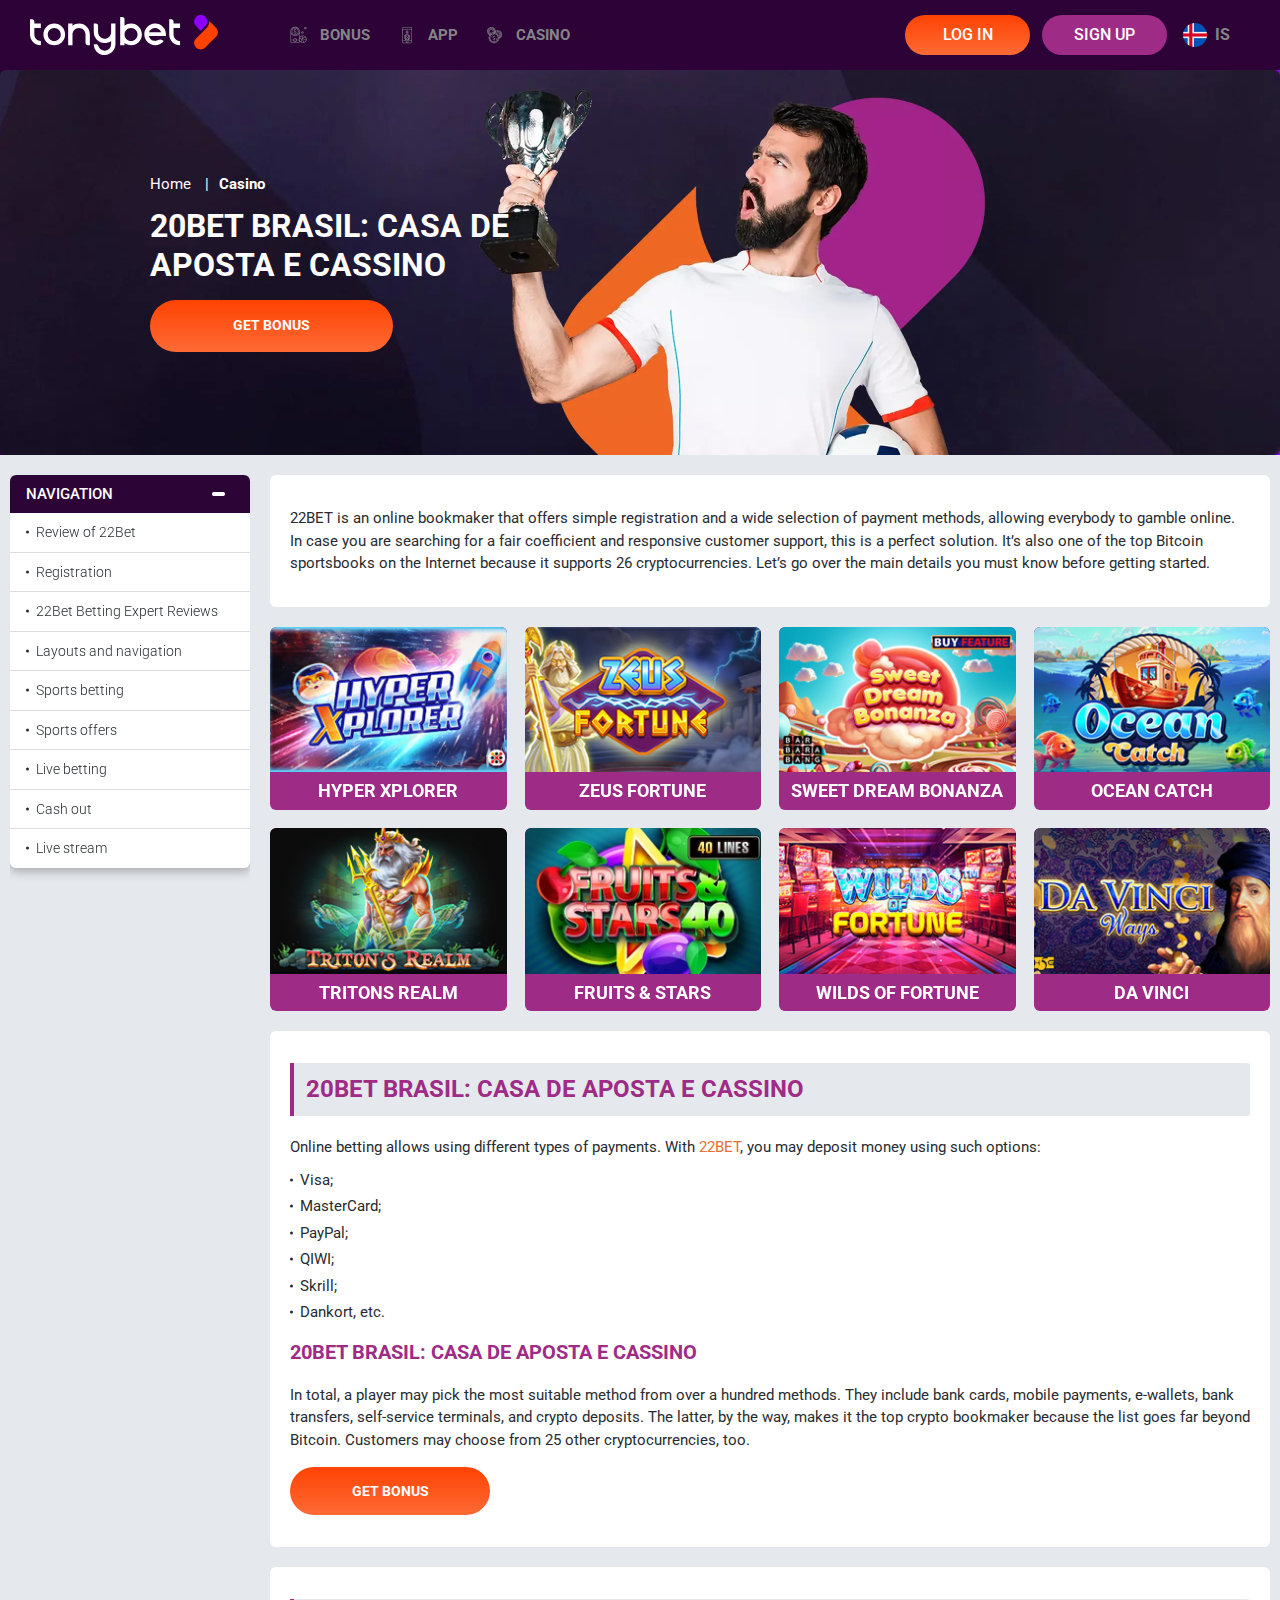
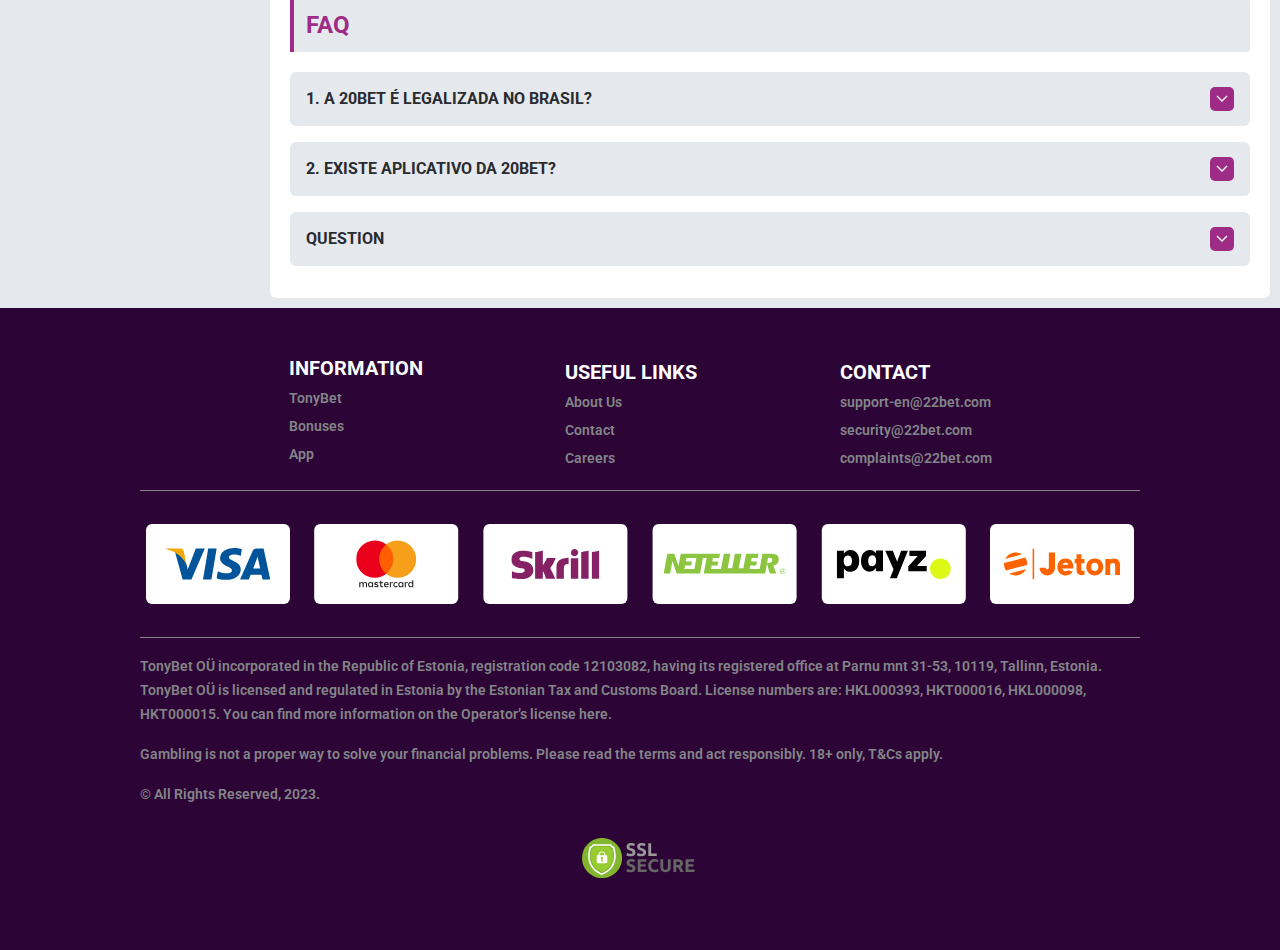
<file: casino.html>
<!DOCTYPE html>
<html lang="is">
  <head>
    <meta charset="UTF-8" />

    <meta name="viewport" content="width=device-width, initial-scale=1.0" />
    <title>20Bet Brasil: Casa de 
Aposta e Cassino </title>
    <meta name="description" content />
    <meta property="og:site_name" content />
    <meta property="og:title" content />
    <meta property="og:type" content="website" />
    <meta property="og:url" content />
    <meta property="og:image" content />
    <meta property="og:image:alt" content />
    <meta property="og:locale" content="is" />
    <meta property="og:description" content />
    <link rel="preconnect" href="https://fonts.googleapis.com" />
    <link rel="preconnect" href="https://fonts.gstatic.com" crossorigin />
    <link
      href="https://fonts.googleapis.com/css2?family=Poppins&family=Roboto:wght@400;500;700&display=swap"
      rel="stylesheet"
    />
    <link rel="stylesheet" href="./css/reset.css" />
    <link rel="stylesheet" href="./css/main.css" />
    <link rel="stylesheet" href="./css/media.css" />
    <link rel="icon" href="./images/favicon.png" type="image/x-icon" />
      <script
    src="https://code.jquery.com/jquery-3.6.1.min.js"
    integrity="sha256-o88AwQnZB+VDvE9tvIXrMQaPlFFSUTR+nldQm1LuPXQ="
    crossorigin="anonymous"
  ></script>
  </head>
  <body>
    <header class="header">
      <section class="content header__content">
        <a href="./index.html" class="logo header__logo"
          ><img src="./images/header/logo.svg" alt="logo" title
        /></a>
        <button class="header__btn-menu">
          <svg
            width="16px"
            height="16px"
            viewBox="0 0 16 16"
            xmlns="http://www.w3.org/2000/svg"
          >
            <rect y="0" width="16" height="3" rx="1.5"></rect>
            <rect y="6.5" width="16" height="3" rx="1.5"></rect>
            <rect y="13" width="16" height="3" rx="1.5"></rect>
          </svg>
        </button>

       
        <nav class="menu header__menu">
          <ul class="header__menu-list">
            <li>
              <a href="./bonus.html">
                <span>Bonus</span>
              </a>
            </li>
            <li>
              <a href="./app.html">
                <span>App</span>
              </a>
            </li>
             <li>
              <a href="./casino.html">
                <span>Casino</span>
              </a>
            </li>
          </ul>
          <div class="header__button header__button-menu">
            <a href="#" class="button button__login-menu">log in</a>
            <a href="#" class="button button__menu">sign up</a>
          </div>
        </nav>

       

        <a href="#" class="button button__login">log in</a>
        <a href="#" class="button button__singup">sign up</a>
         <a href="" class="header__flag">
          <span><img src="./images/header/flag.png" alt="flag" title /></span>
          <span>is</span>
        </a>
      </section>
    </header>
    <main class="main home main-page">
      <section class="hero hero__page">
        <div class="background background-page">
          <img src="./images/casino/bg-casino.webp" alt="hero" title />
          
        </div>
        <div class="hero__wrapper hero__wrapper-page">
          <div class="hero__data hero__data-page">
            <ul
              class="breadcrumbs"
             
            >
              <li
              
              >
                <a href="#" >
                  <span >Home</span></a
                >
             
              </li>
              <li
                
              >
                <a href="#" >
                  <span >Casino</span></a
                >
              
              </li>
            </ul>
            <h1 class="title general hero__title">
              20Bet Brasil: Casa de 
Aposta e Cassino
            </h1>
            <a href="#" class="button hero__button">get bonus</a>
          </div>
        </div>
      </section>
      <section class="main__wrap main__wrap-page">
        <aside class="sidebar sidebar-left sidebar-left-page">
          <div class="sidebar-left__review">
            <div class="menu__review-desk">Navigation</div>
            <ul class="menu__review">
              <li><a href="#">Review of 22Bet</a></li>
              <li><a href="#">Registration</a></li>
              <li><a href="#">22Bet Betting Expert Reviews</a></li>
              <li><a href="#">Layouts and navigation</a></li>
              <li><a href="#">Sports betting</a></li>
              <li><a href="#">Sports offers</a></li>
              <li><a href="#">Live betting</a></li>
              <li><a href="#">Cash out</a></li>
              <li><a href="#">Live stream</a></li>
            </ul>
          </div>
        </aside>
        <section class="content__wrapper content__wrapper-page">
          <section class="content menu-review__content">
            <div class="menu__review-desk menu__review-content">
              Navigation
            </div>
            <ul class="menu__review menu__review-list">
              <li><a href="#">Review of 22Bet</a></li>
              <li><a href="#">Registration</a></li>
              <li><a href="#">22Bet Betting Expert Reviews</a></li>
              <li><a href="#">Layouts and navigation</a></li>
              <li><a href="#">Sports betting</a></li>
              <li><a href="#">Sports offers</a></li>
              <li><a href="#">Live betting</a></li>
              <li><a href="#">Cash out</a></li>
              <li><a href="#">Live stream</a></li>
            </ul>
          </section>
          <section class="content article">
            <p>
             22BET is an online bookmaker that offers simple registration and a wide selection of payment methods, allowing everybody to gamble online. In case you are searching for a fair coefficient and responsive customer support, this is a perfect solution. It’s also one of the top Bitcoin sportsbooks on the Internet because it supports 26 cryptocurrencies. Let’s go over the main details you must know before getting started.
            </p>
           
          </section>
          <section class="content casino">
            
              <ul class="casino__list">
                <li class="casino__item">
                    
                     <a href="#"> <img class="casino__img" src="./images/casino/card-casino1.png" alt="" title>
                          <h3>hyper xplorer</h3></a>
                </li>
                <li class="casino__item">
                    
                     <a href="#">
                       <img class="casino__img" src="./images/casino/card-casino2.png" alt="" title>
                          <h3>zeus fortune</h3>
                     </a>
                </li>
                <li class="casino__item">
                    
                      <a href="#">
                        <img class="casino__img" src="./images/casino/card-casino3.png" alt="" title>
                          <h3>sweet dream bonanza</h3>
                      </a>
                </li>
                <li class="casino__item">
                    
                     <a href="#"> <img class="casino__img" src="./images/casino/card-casino4.png" alt="" title>
                          <h3>Ocean catch</h3></a>
                </li>
                <li class="casino__item">
                    
                     <a href="#"> <img class="casino__img" src="./images/casino/card-casino5.png" alt="" title>
                          <h3>tritons realm</h3></a>
                </li>
                <li class="casino__item">
                    
                   <a href="#">   <img class="casino__img" src="./images/casino/card-casino6.png" alt="" title>
                          <h3>fruits & stars</h3></a>
                </li>
                <li class="casino__item">
                    
                      <a href="#"><img class="casino__img" src="./images/casino/card-casino7.png" alt="" title>
                          <h3>Wilds of fortune</h3></a>
                </li>
                <li class="casino__item">
                    
                      <a href="#">
                        <img class="casino__img" src="./images/casino/card-casino8.png" alt="" title>
                          <h3>Da vinci</h3>
                      </a>
                </li>
                
                
              </ul>
          </section>
          <section class="content article">
            <h2 class="title high article__title">
              20Bet Brasil: Casa de Aposta e Cassino
            </h2>
            <p>
              Online betting allows using different types of payments. With <a href="#">22BET</a>, you may deposit money using such options:
            </p>
            <ul class="article__list">
              <li>Visa;</li>
              <li>MasterCard;</li>
              <li>PayPal;</li>
              <li> QIWI;</li>
              <li>Skrill;</li>
              <li>Dankort, etc.</li>
            </ul>
<h3>20Bet Brasil: Casa de Aposta e Cassino</h3>
            <p>
              In total, a player may pick the most suitable method from over a hundred methods. They include bank cards, mobile payments, e-wallets, bank transfers, self-service terminals, and crypto deposits. The latter, by the way, makes it the top crypto bookmaker because the list goes far beyond Bitcoin. Customers may choose from 25 other cryptocurrencies, too.
            </p>
            <a href="#" class="button article__button">get bonus</a>
          </section>

        <section class="content faq">
            <h2 class="title high faq__title">faq</h2>
            <ul class="faq__list">
              <li class="faq__item">
                <h3 class="title medium faq__subtitle js-button-expander">
                1. A 20Bet é legalizada no Brasil?
                </h3>
                <div class="faq__answer js-expand-content">
                  <p>
                   Sim, a casa de apostas tem licença emitida por Curaçao, que é reconhecida no Brasil e a permite atuar por aqui.
                  </p>
                </div>
              </li>
              <li class="faq__item">
                <h3 class="title medium faq__subtitle js-button-expander">
                 2. Existe aplicativo da 20Bet?
                </h3>
                <div class="faq__answer js-expand-content">
                  <p>
                 Sim, disponível para sistemas operacionais iOS e Android.
                  </p>
                </div>
              </li>
              <li class="faq__item">
                <h3 class="title medium faq__subtitle js-button-expander">
                Question
                </h3>
                <div class="faq__answer js-expand-content">
                  <p>
                   Sim, disponível para sistemas operacionais iOS e Android.
                  </p>
                </div>
              </li>
              
            </ul>
          </section>
        </section>
      </section>
    </main>
     <footer class="footer">
      <section class="content footer__content">
        <ul class="footer__menu">
          <li>
            <div>Information</div>
            <ul class="footer__info">
              <li><a href="#">TonyBet</a></li>
              <li><a href="#">Bonuses</a></li>
              <li><a href="#">App</a></li>
            </ul>
          </li>
          <li>
            <div>Useful Links</div>
            <ul class="footer__info">
              <li><a href="#">About Us</a></li>
              <li><a href="#">Contact</a></li>
              <li><a href="#">Careers</a></li>
            </ul>
          </li>
          <li>
            <div>Contact</div>
            <ul class="footer__info">
              <li>
                <a href="mailto:support-en@22bet.com">support-en@22bet.com</a>
              </li>
              <li>
                <a href="mailto:security@22bet.com">security@22bet.com</a>
              </li>
              <li>
                <a href="mailto:complaints@22bet.com">complaints@22bet.com</a>
              </li>
            </ul>
          </li>
        </ul>

        <ul class="footer__cards-list">
          <li>
            <a href="#"
              ><img src="./images/footer/visa.svg" alt="cardvisa" title
            /></a>
          </li>
          <li>
            <a href="#"
              ><img src="./images/footer/mastercard.svg" alt="mastercard" title
            /></a>
          </li>
         
          <li>
            <a href="#"
              ><img src="./images/footer/skrill.svg" alt="skrill" title
            /></a>
          </li>
          <li>
            <a href="#"
              ><img src="./images/footer/neteller.svg" alt="neteller" title
            /></a>
          </li>
          <li>
            <a href="#"
              ><img src="./images/footer/payz.svg" alt="payz" title
            /></a>
          </li>
          <li>
            <a href="#"
              ><img src="./images/footer/jeton.svg" alt="jetonbank" title
            /></a>
          </li>
         
        </ul>

        <div class="footer__wrapp">
          <div class="footer__text">
            <p>
              TonyBet OÜ incorporated in the Republic of Estonia, registration code 12103082, having its registered office at Parnu mnt 31-53, 10119, Tallinn, Estonia. TonyBet OÜ is licensed and regulated in Estonia by the Estonian Tax and Customs Board. License numbers are: HKL000393, HKT000016, HKL000098, HKT000015. You can find more information on the Operator’s license here.
            </p>
            
        <p>Gambling is not a proper way to solve your financial problems. Please read the terms and act responsibly. 18+ only, T&Cs apply.</p>
          <p>&copy; All Rights Reserved, 2023.</p>
          </div>
          <div class="footer__secure">
            <img src="./images/footer/ssl.svg" alt="ssl" title />
          </div>
        
      </section>
    </footer>

    <script src="./js/sidebar.js" defer></script>
    <script src="./js/expander.js" defer></script>
    <script src="./js/mobile-menu.js" defer></script>
  </body>
</html>
</file>
<file: css/main.css>
html {
  -webkit-text-size-adjust: 100%;
  scroll-behavior: smooth;
  overflow-x: hidden;
}

body {
  display: block;
  position: relative;
  width: 100%;
  background: #E5E8ED;

  font-family: "Roboto", sans-serif;
  font-size: 15px;
  font-weight: 400;
  line-height: 150%;
  text-align: left;
  color: #282B30;
}

.no-scroll {
  overflow-y: hidden;
}
body.no-scroll {
  overflow-y: hidden;
}

html.no-scroll,
body.no-scroll {
  overflow: hidden;
  height: 100%;
}

.content {
  display: block;
  position: relative;
  width: 100%;
  max-width: 1020px;
  max-width: 1250px;
  overflow: hidden;
  border-radius: 6px;
  background: #ffffff;
  padding: 32px 20px;
  margin: 0 auto 20px auto;
}

h1,
h2,
h3,
h4,
.title {
  display: block;
  position: relative;
  font-size: 32px;
  font-weight: 700;
  line-height: 120%;
  text-align: center;
  color: #ffffff;
  text-transform: uppercase;
}

h1,
.title.general {
  text-transform: uppercase;
}

h2,
.title.high {
  display: flex;
  align-items: center;
  font-size: 24px;
  line-height: 120%;
  color: #9E2B86;
  background: #E5E8ED;
border-left: 4px solid #9E2B86;
border-radius: 0 3px 3px 0;
  padding: 12px ;
}

h3,
title.medium {
  font-size: 20px;
  line-height: 120%;
  text-align: left;

  color: #9E2B86;
  
}

article > *,
.article > *,
.desk > * {
  margin-top: 20px;
}

article > *:first-child,
.article > *:first-child,
.desk > *:first-child {
  margin-top: 0 !important;
}

article > h2,
.article > h2,
.desk > h2 {
  margin-top: 32px;
}

article > h3,
.article > h3,
.desk > h3 {
  margin-top: 16px;
}

.button {
  position: relative;

  min-width: 243px;
  height: 52px;
  border-radius: 185px;
 background: linear-gradient(180deg, #FF4303 0%, #FD6A35 100%);

  overflow: hidden;
  font-size: 14px;
  font-weight: 700;
  line-height: 140%;
  text-align: center;
  text-decoration: none;
  text-transform: uppercase;
  color: #ffffff;
  white-space: nowrap;
  cursor: pointer;
  padding: 16px 24px;
  margin: 0 auto;

  transition: all 0.5s;
}

.button:hover {
  transform: scale(1.1);
}

.header,
.main,
.footer {
  display: flex;
  position: relative;
  justify-content: space-between;
  align-items: center;

  max-width: 1600px;
  max-width: 100%;

  margin: 0 auto;
}

.background {
  display: block;
  position: absolute;
  bottom: 0;
  left: 0;
  height: 100%;
  width: 100%;
  overflow: hidden;
}

.background img {
  position: relative;
  width: 100%;
  height: 100%;
  object-fit: cover;
  border-radius: 6px;
  object-position: 100%;
}

.images img {
  border-radius: 6px;
  width: 100%;
  height: 100%;
  overflow: hidden;
}

.background__decor{
  position: absolute;
  top: 0;
 right: 52px;bottom: 0;
}

.background__decor-app{
  left: 86px;
  right: auto;
}

/* -------------------HEADER---------------- */
.header {
  position: fixed;
  top: 0;
  left: 0;
  right: 0;
  width: 100%;
  z-index: 100;
  background: #2C0237;


}

.header__content {
  position: relative;
  display: flex;
  flex-direction: row;
  align-items: center;
  justify-content: space-between;
  max-width: 1600px;
  height: 70px;
  border-radius: 0;
  background: #2C0237;

  padding: 14px 30px;
  margin: 0 auto;
}

.logo {
  display: block;
  position: relative;
  max-width: 193px;
  flex: 0 0 193px;
  margin-right: 67px;
  transition: all 0.5s;
}

.logo:hover {
  transform: scale(1.1);
}

.logo img {
  display: block;
  position: relative;
  width: auto;
  max-height: 41px;
}

.header__app {
  display: flex;
  justify-content: center;
  flex: 0 1 auto;

  max-width: 204px;
  max-height: 48px;
  border-radius: 6px;
  background: #1a3769;
  font-weight: 700;
  font-size: 15px;
  line-height: 22px;
  text-transform: uppercase;
  color: #ffffff;
  white-space: nowrap;
  padding: 13px 24px;
  margin-right: 24px;
  box-shadow: 0px 4px 18px 0px #0e181140;

  transition: all 0.5s;
}

.header__app:hover {
  background: #194085;
  transform: scale(1.1);
}

.header__app span {
  display: flex;
  align-items: center;
}
.header__app img {
  display: block;

  width: 24px;
}

.header__app span:not(:last-child) {
  margin-right: 10px;
}

.header__menu {
  display: flex;
  white-space: nowrap;
  max-height: calc(100vh - 70px);
  overflow-y: auto;
}

.header__menu-list {
  display: flex;
  justify-content: center;
  align-items: center;
  white-space: nowrap;
  flex: 1 1 auto;
  gap: 16px;
}
.header__menu-list li {
  position: relative;
  display: block;
  transition: all 0.5s;
}

.header__menu-list li a {
  display: inline-flex;
  display: block;
  position: relative;
  align-items: center;
  font-weight: 700;
  text-transform: uppercase;
  color:  #838588;

  background-color: transparent;

  transition: all 0.5s;

  padding: 23px 12px 23px 30px;
}

.header__menu-list li a::before {
  content: "";
  display: block;
  position: absolute;
  width: 18px;
  height: 18px;
  left: 0;
  top: 50%;
  transform: translateY(-50%);
  background: url(../images/header/bonus-header.svg) no-repeat center
    center / contain;
}

.header__menu-list li:nth-child(2) a:before {
  background: url(../images/header/app-header.svg) no-repeat center
    center / contain;
}
.header__menu-list li:nth-child(3) a:before {
  background: url(../images/header/casino-header.svg) no-repeat center
    center / contain;
}


.header__menu-list li:hover a::before {
 
filter: brightness(0) saturate(100%) invert(60%) sepia(100%) saturate(6000%) hue-rotate(5deg) brightness(105%) contrast(105%);
filter: sepia(2) saturate(8) hue-rotate(0deg) brightness(1);

}

.header__menu-list li:hover a{
  color: #E96E32;
  opacity: 1;
  
}
.header__menu-list li:hover::after{
  content: "";
  display: block;position: absolute;
  bottom: 0;
  width: 100%;height: 3px;
  background: #8F00FF;

}
.menu a {
  display: none;
}

span {
  display: inline-block;
}

.header__flag img {
  width: 24px;
  height: 24px;
  vertical-align: middle;
  
}

/* .header__flag span {
  flex: 0 1 24px;
} */

.header__flag {
  display: flex;gap: 8px;
  align-items: center;
  margin-right: 20px;
  margin-left: 16px;
  color:  #838588;
font-weight: 700;font-size: 16px;
line-height: 24px;
  text-transform: uppercase;
  transition: all 0.5s;
}

.header__flag:hover{
  color:#ffffff;
}

.button__login {
 background: linear-gradient(180deg, #FF4303 0%, #FD6A35 100%);

  margin-right: 20px;

  margin: auto 12px auto auto;
}
.button__singup {
  background: #9E2B86;

  margin: auto 0 auto 0;
}

.button__login,
.button__singup {
  font-size: 16px;
  font-weight: 500;
  min-width: 125px;
  height: 40px;
  line-height: 140%;
  padding: 9px;
}


.header__btn-menu {
  display: block;
  flex: 0 1 auto;
  min-width: 0;
  border: 1px solid #ffffff;
  border-radius: 6px;
  background: #2C0436;
  padding: 13px;
  order: 3;
  display: none;
}

svg {
  position: relative;
  fill: #ffffff;
  line-height: 1;
  vertical-align: 1;
}

/* ------------------ MAIN------------- */
.main.home {
  display: flex;
  margin-bottom: 70px;
}

.main__wrap {
  display: flex;
  position: relative;
  flex: 1 1 100%;
  justify-content: center;
  align-items: stretch;

  max-width: 1600px;

  padding: 20px 30px;
  margin: 0 auto;
}

/*--------------------MAIN__SIDEBAR-------------- */

.sidebar {
  position: relative;
  align-self: stretch;

  flex: 0 0 240px;
}

.sidebar {
  align-self: stretch;
  position: sticky;
  flex: 0 0 240px;

  top: 90px;
  bottom: 20px;
  height: calc(100vh - 110px);

  overflow: auto;
}

.sidebar-left__quik,
.sidebar-left__review {
  overflow: hidden;
  border-radius: 6px;
  background: #ffffff;
  box-shadow: 0 4px 10px rgba(0, 0, 0, 0.25);
  cursor: pointer;
}

.sidebar-right__desk {
  overflow: hidden;
  border-radius: 6px;
  box-shadow: 0px 4px 10px 0px #00000040;
}

.sidebar-left__quik {
  margin-bottom: 20px;
}
.sidebar-right__settings,
.menu__links-desk,
.menu__review-desk,
.menu__cards {
  background: #2C0436;
position: relative;
  font-weight: 500;
  line-height: 22px;
  text-transform: uppercase;
  color: #ffffff;

  padding: 8px 16px;
}

.menu__cards,
.sidebar-right__settings {
  background: #2C0436;

  color: #ffffff;
}

.sidebar-right__settings {
  position: relative;
  border-radius: 6px;

  margin-bottom: 20px;
}
.sidebar__settings {
  padding-left: 16px;
}

.sidebar::-webkit-scrollbar {
  display: none;
}

.sidebar__settings::before {
  content: "";
  display: block;
  position: absolute;
  top: 50%;
  transform: translateY(-50%);
  left: 10px;
  width: 16px;
  height: 16px;
  background: url(../images/right-gallery/settings.svg) no-repeat center center/
    contain;
}


.menu__links li,
.menu__review li {
  position: relative;
  
  padding: 8px 16px;
}
.menu__review li {
  display: block;
  
padding: 8px 16px;
  transition: all 0.5s;
}

.menu__review li:not(:last-child){
   border-bottom: 1px solid #dbdfe5;
}

/* .menu__review.active{
  margin: 8px 0;
} */

.menu__links li a,
.menu__review li a {
  display: block;
  color: #282b30;
  font-size: 14px;font-weight: 300;
 
  transition: all 0.5s;
}
.menu__review li a{
  padding-left: 10px;
}

.menu__review li a::before{
  content: "";
  display: block;position: absolute;
  left: 0;
  top: 50%;
  transform: translateY(-50%);
  width: 3px;height: 3px;border-radius: 50%;
  background: #282b30;
}
.menu__review li:hover{
  background: #9E2B86;

}


.menu__review li:hover a {
  color: #FFFFFF;
  font-weight: 300;
}

.menu__review li:hover a::before{
  background: #FFFFFF;;
}

/* .menu__review li:hover::after{
  content: '';
  display: block;position: absolute;
  width: 3px;height: 100%;
  background: #FF4200;
  left: 0;
  top: 50%;
  transform: translateY(-50%);
  
} */

.menu__links li a img {
  vertical-align: middle;
  margin-right: 12px;
}

.sidebar__review {
  margin-top: 20px;
}

.menu__review-desk {
  position: relative;
}
.menu__links-desk::after,
.menu__review-desk::after {
  content: "";
  position: absolute;
  top: 50%;
  transform: translateY(-50%);
  right: 19px;
  width: 24px;
  height: 24px;
  background: url(../images/left-menu/sidebar-plus.svg)no-repeat center center / contain;
  transition: transform  0.5s;
}
.menu__links-desk.active::after,
.menu__review-desk.active::after {
  background: url(../images/left-menu/sidebar-minus.svg)no-repeat center center / contain;
 transform: translateY(-50%) rotate(180deg);
}
.menu__review-content {
  padding: 20px;
}

.menu-review__content {
  display: none;
  padding: 0;
  cursor: pointer;
}

.menu__review li a {
  position: relative;
  display: flex;
}

.content__wrapper {
  margin: 0 10px;

  flex: 0 1 calc(100% - 240px * 2 - 10px * 2);
}

/* -----------hero ----------- */
.content__wrapper {
  position: relative;
  top: 70px;
  margin-left: 20px;
  margin-right: 20px;
}

.hero {
  padding: 0;
  padding: 60px 20px;
  min-height: 385px;
}

.hero__wrapper {
  display: flex;
  align-items: center;
}

.hero__data {
  display: block;
  position: relative;

  max-width: 450px;

  padding: 20px;
}

.hero__title {
  text-align: left;
}

.hero__title > *:first-child {
  color: #ffffff;
}

.hero__rating {
  display: flex;
  font-weight: 700;
  justify-content: left;
  text-transform: uppercase;
  color: #ffffff;
  margin-bottom: 6px;
}
.hero__rating span{
  white-space: nowrap;
}

.hero__rating p {
  margin-right: 10px;
  font-weight: 400;
  
}
.hero__button {
  display: block;
  max-width: max-content;
  margin-top: 16px;
  margin-left: 0;
  margin-right: auto;
}

.hero__text {
  color: #ffffff;
  font-size:  15px;
  font-weight: 400;
  line-height: 120%;
  margin-top: 16px;
}

/* --------------------features----------- */
.features {
  position: relative;
  display: flex;
  flex-direction: column;
  
  margin-bottom: 20px;
}

.features__title {
  font-size: 15px;
  margin-bottom: 16px;
}
.features__info {
  width: 100%;
  display: flex;
  gap: 20px;
  border-left : 4px solid #9E2B86;
   
}


table {
  width: 100%;
  display: flex;
  gap: 20px;
 border-left : 4px solid #9E2B86;

}

table tbody {
  width: 100%;
}

.features__table tr,
.features ul li {
  display: flex;
  padding: 9.3px 16px;
  background: #E5E8ED;
  border-radius:  3px ;
  color: #282b30;
}

.features__table tr + tr,.features ul li + li{
  margin-top: 4px;
}

table td:first-child {
  width: 50%;
  font-weight: 700;
 font-size: 16px;
  text-transform: none;
}

table td:last-child {
  width: 50%;
  padding-left: 10px;
}

.features__table tr {
  display: flex;
  align-items: center;
}

.features__list {
  display: flex;
  gap: 20px;
  justify-content: space-between;
}

.features ul li {
  display: flex;
  align-items: center;
  font-size: 16px;
  font-weight: 400;
  color: #282b30;
  line-height: 24px;
  gap: 16px;
  padding: 8.5px 16px ;
}
.features ul li img{
  width: 24px;height: 24px;display: block;
}


/* -------------banner---------------- */

.banner {
  display: flex;
  align-items: center;
  justify-content:flex-end;
  overflow: hidden;
  padding:  20px 132px 20px 20px;
  min-height: 320px;
}

.banner__info {
  display: flex;
  flex-direction: column;
  align-items: flex-start;
  position: relative;

  max-width: 500px;
  text-align: center;

  padding: 20px;
}

.banner .banner__title {
  flex-direction: column;
  font-weight: 700;
  line-height:56px;
  font-size: 28px;

  text-transform: uppercase;
  border: none;
  padding: 0;
  background: transparent;
  margin-bottom: 16px;
}

.banner .banner__title .main-offer{
  color: #E96E32;
   font-weight: 700;
  line-height:56px;
  font-size: 28px;
}
.banner__backgroud img{
  object-position: 1%;
}

.banner__title > *:last-child {
  color: #FFFfff;
  font-size: 15px;
  line-height: 32px;
  margin-top: 5px;
}

.banner__button {
  min-width: 190px;
  display: inline-block;
  margin-left: auto;
  margin-right: auto;
}

/* ----------------article------------- */

/* .article__links {
  color: #ec622b;
} */

.article__list {
  margin-top: 10px;
}

.article .button {
  display: block;
  margin-top: 16px;
  margin-left: 0;
  min-width: 200px;
  width: max-content;
}
.article ul li {
  position: relative;
  padding-left: 10px;
}
.article ul li + li {
  margin-top: 4px;
}

.article ul li::before {
  content: "";
  position: absolute;
  left: 0;
  top: 50%;
  transform: translateY(-50%);
  width: 4px;
  height: 1px;
  border-radius: 50%;
  background: #282b30;
}

.article .article__list li::before {
  content: "";
  position: absolute;
  left: 0;
  top: 50%;
  transform: translateY(-50%);
  width: 3px;
  height: 3px;
  border-radius: 50%;
  background: #282b30;
}

/* для нумерованного списка */

.article ol {
  counter-reset: ol;
  position: relative;
}

.article ol li {
  counter-increment: ol;
  position: relative;
  padding-left: 20px;
}

.article ol li::before {
  content: counter(ol) ".";
  display: inline-block;
  position: absolute;
  font: inherit;
  font-weight: 700;
  color: inherit;
  left: 0;
  top: 50%;
  transform: translateY(-50%);
}

.article a:not(.button){
  color: #E96E32;
}
.article .button,.ratings__button{
  min-width: 200px;
  height: 48px;
  padding: 15px;
}

/* ------------sidebar-right----------- */
.menu__wrap {
  display: flex;
  gap: 16px;
  justify-content: center;
  background: #2C0436;

  padding: 0 12px;
}

.menu__cards-live {
  display: flex;
  align-items: center;
  color: #838588;
  font-size: 15px;line-height: 24px;
  font-weight: 700;
  text-transform: uppercase;
}

.menu__cards {
  border-top: 3px solid #e96e32;
}
.menu__casino {
  display: flex;
  flex-wrap: wrap;
  align-items: center;
  gap: 8px;
  background: #ffffff;
  justify-content: center;

  padding: 12px 8px;
}

.main__sidebae-desk div {
  border-top-left-radius: 6px;
  border-top-right-radius: 6px;
}
.menu__casino li{
  overflow: hidden;
  position: relative;
}
.menu__casino li a {
  position: relative;
  display: block;
  border-radius: 6px;
  overflow: hidden;
  
}
.menu__casino li a img {
  display: block;
  width: 108px;
  height: 108px;
}

.main__sidebar-right {
  margin-bottom: 0;
}

.casino__hover{
  display: flex;
  flex-direction: column;
  justify-content: center;
  align-items: center;
  background: #000000CC;
  border-radius: 6px;
  
  position: absolute;
  left: 0;
  top: 0;
  width: 100%;
  height: 100%;
  opacity: 0;
  transform: translateY(100%);
  transition: transform 250ms cubic-bezier(0.4, 0, 0.2, 1), -webkit-transform 250ms cubic-bezier(0.4, 0, 0.2, 1);

}

.menu__casino li:hover .casino__hover{
  transform: translateY(0);
    opacity: 1

}

.casino__hover h2{
  font-weight: 700;font-size: 12px;
  line-height: 20px;
  background: none;
  padding: 0;
  border-left: none ;
  color: #ffffff;
  margin-bottom: 9px;

}

.casino__hover-link{
  font-weight: 700;font-size: 12px;
  line-height: 100%;
  color: #E96E32;
  text-transform: capitalize;
  margin-bottom: 4px;
}

.casino__hover p{
  font-weight: 700;font-size: 12px;
  line-height: 100%;
  color:#ffffff;
  margin-bottom: 6px;
}

.casino__hover .casino__button{
  min-width: 89px;
  height: 28px;
  font-weight: 700;font-size: 12px;
  line-height: 20px;
  border-radius: 32px;
  padding: 4px;
}
/* --------------rating------------------- */
.ratings__list {
  
  display: flex;
 
  flex-wrap: wrap;
  gap: 8px;
  margin-top: 16px;
  
}

.ratings__list li {
  position: relative;
  display: flex;
  justify-content: center;
  flex-direction: column;
  width: 100%;
 text-transform: uppercase;
  border-radius: 6px;
 background: #E5E8ED;

  padding: 16px;
  color: #282B30;

}


.ratings__content{
  display: flex;
  gap:20px;
}


.ratings__info {
  display: flex;
  flex-direction:row-reverse;
  justify-content:space-between;
  align-items: center;
  align-items: center;
  font-size: 16px;
  line-height: 24px;
  font-weight: 700;
  gap: 10px;
  
  text-transform: capitalize;
}

.banner__ratings{
  padding: 28px 16px;
  max-height: 320px;
  align-items: center;
  justify-content: center;
  margin-bottom: 0;
}
.banner__info-ratings{
  background: none;
  padding: 0;
  min-width: 0;
 
  
}

.banner__info-ratings a{
  display: block;
  /* background: rgba(0 , 0, 0, 0.5); */
  /* padding: 10px; */
  border-radius: 12px;
  transition: all 0.5s;
}

.banner__info-ratings a:hover{
  transform: scale(1.1);
}

.ratings__info p{
  margin-right: auto;
  flex: 0 0 200px;
  text-transform: uppercase;
}

.ratings__data span {
  font-weight: 700;
}

.ratings__data span:nth-child(1){
 color: #EC622B;
 font-size: 24px;
 line-height: 32px;
}

.ratings__data {
  margin-left: 20px;
  flex: 0 0 60px;
}

.ratings__img {
  width: 100%;
  max-width: 610px;
  min-width: 100px;
  height: 16px;
  border-radius: 600px;
  background: #ffffff;
  
  overflow: hidden;
}

.ratings__list .ratings__img span {
  all: unset;
  display: block;
  height: 16px;
  background: #9E2B86;

  border-radius: 600px;
}


.ratings__button {
  display: block;
  margin-left: 0;
  margin-right: auto;
  min-width: 200px;
 width: max-content;
  box-shadow: 0px 4px 18px 0px #0e181140;
  margin-top: 16px;
}

/* ----------faq----------------------- */
.faq__subtitle {
  font-size: 16px;
  font-weight: 700;
  line-height: 22px;
  text-align: left;
  text-transform: uppercase;
  border-radius: 6px;
  border-left: none;
  background: #E5E8ED;

  cursor: pointer;
  color: #282B30;
  padding: 16px 60px 16px 16px;
}

.faq__item + .faq__item {
  margin-top: 16px;
}

.faq__item {
  position: relative;
}
/* .faq__item.active {
  border: 2px solid #ec622b;
  border-radius: 6px;
} */

.faq__title {
  margin-bottom: 20px;
}

.faq__subtitle::after {
  content: "";
  display: inline-block;
  position: absolute;
  top: 50%;
  transform: translateY(-50%);
  right: 16px;
  height: 24px;
  width: 24px;
  background: url(../images/faq-arrowDown.svg)no-repeat center center / contain;
  transition: transform 0.5s;
}

.faq__subtitle.active::after {
  transform: translateY(-50%) rotate(180deg);
}

.faq__subtitle.active {
  border: none;
  border-radius: 6px 6px  0  0;
}

.faq__answer {
  position: relative;
  padding: 16px ;
  border-radius: 0 0 6px 6px;
  background: #E5E8ED;

  color: #282B30;
  
  margin-top: 3px;
}

.js-expand-content {
  display: none;
  overflow: hidden;
}

.js-expand-content.expanded {
  height: 100%;
}

.faq{
  margin-bottom: 0;
}

/* ---------main__arrow------ */
.main__arrow {
  display: block;
  position: fixed;
  width: 42px;
  height: 42px;
  right: 20px;
  bottom: 20px;
  background: url(../images/ArrowUp.svg) no-repeat center center / contain;
  z-index: 100;
}

/* ------------footer----------------- */
.footer {
  display: flex;
  position: relative;
background: #2C0436;

  color: #838588;

  margin-top: 20px;
}

.footer__content {
  padding: 30px 10px;

  max-width: 1020px;
  background: transparent;
}
.footer__menu {
  display: flex;
  justify-content: space-evenly;
  padding: 20px 16px;
  border-bottom: 1px solid #838588;
  gap: 10px;
}
.footer__menu li {
  position: relative;
  color: #282b30;
}
.footer__menu li + li{
  margin-top: 4px;
}

.footer__menu div {
  font-size: 20px;
  line-height: 100%;
  font-weight: 700;
  text-transform: uppercase;
  color: #FFFFFF;
  margin-bottom: 8px;
}
.footer__info a {
  color: #838588;
  font-size: 14px;
  font-weight: 600;line-height: 24px;
}

.footer__cards-list {
  display: flex;
  flex-wrap: wrap;
  align-content: center;
  justify-content: center;
  align-items: center;
  border-bottom: 1px solid #838588;
  padding: 33px 0;
  margin-bottom: 16px;
  gap: 24px;
}

.footer__cards-list li img {
  width: 100%;
  height: auto;
  display: block;
  transition: all 0.5s;
}

.footer__cards-list li img:hover {
  transform: scale(1.1);
}

.list__icon {
  display: flex;
  flex-direction: row;
  flex-wrap: wrap;
  gap: 24px;
  justify-content: center;
}

.list__icon li {
  transition: all 0.5s;
}
.list__icon li:hover {
  transform: scale(1.1);
}

.footer__text {
 
  font-size: 14px;
  font-weight: 600;
  line-height: 24px;
  color: #838588;
}

.footer__copy {
  font-size: 12px;
  font-weight: 500;
  line-height: 16px;
  text-align: center;
  color: #0b3338;
}

.footer__text p + p {
  margin-top: 16px;
}

.footer__wrapp {
  display: flex;
  flex-direction: column;
  justify-content: space-between;
  align-items: center;
  gap: 32px;
  margin-bottom: 16px;
}

.footer__age img {
  max-width: 40px;
  max-height: 40px;
}
/* -------------bonus-page------------- */

.breadcrumbs {
  display: flex;
  text-align: center;
  margin-bottom: 12px;
  justify-content:left;
  white-space: nowrap;
}

.background__decor-page{
  padding-left: calc(50% - 550px);
    padding-right: calc(50% - 550px);
}

.breadcrumbs li:not(:last-child) a {
  padding-left: 0;
}

.breadcrumbs li a {
  font-weight: 400;
  color: #ffffff;
  padding: 10px;
}

.breadcrumbs li:first-child a:hover {
  color: #ff6b00;
}

.breadcrumbs li:last-child a {
  font-weight: 700;
  cursor: default;
}

.breadcrumbs > li:not(:last-child):after {
  content: "|";
  position: relative;
  color: #ffffff;
}

.breadcrumbs li:nth-child(1) a span {
  font-weight: 400;
}

.main-page.home {
  top: 70px;
  display: block;
}

.main__wrap-page {
  justify-content: flex-start;
}

.bonuses__icon {
  background: #ffffff;

  width: 80px;
  height: 80px;
  border-radius: 50%;
  position: absolute;
  top: -40px;
  left: 0;
  right: 0;
  margin: auto;
  display: flex;
  align-items: center;
  justify-content: center;
}

.home .hero__page {
  position: relative;
  width: 100vw;
  display: flex;
  justify-content: start;
  align-items: center;
  background: linear-gradient(90deg, #2C0436 0%, #8F00FF 100%);

  padding-top: 24px;
  padding-bottom: 24px;
  padding-left: calc(50% - 510px);
  padding-right: calc(50% - 510px);
}

.content__wrapper-page {
  top: 0;
}

.content.bonuses {
  padding: 0;
  background: none;
}

.bonuses__list {
  display: flex;
  flex-wrap: wrap;
  gap: 20px;
}

.bonuses__item {
  width: calc(50% - 10px);
  /* width: 100%; */
  height: auto;
  border-radius: 6px;
  background: #fdfdfd;
display: flex
;
    flex-direction: column;
  padding: 0;
  overflow: hidden;
}

.bonuses__item > * {
  position: relative;
}
.bonuses__img-decor{
  position: absolute;
  top: 0;bottom: 0;left: 0;right: 0;
 
}
.bonuses__img-decor img{
  height: 100%;}

.bonuses__item + .bonuses__item {
  margin-top: 0;
}

.bonuses__item:before {
  display: none;
}

.bonuses__img img {
  display: block;
 
}

.bonuses__desc {
  width: 100%;margin-left: auto;
  padding: 25px ;
  text-align: left;
}
.bonuses__desc p {
  position: relative;
  color: #282B30;
  text-align: left;
  margin-top: 16px;
}

.title.bonuses__title {
  flex-direction: column;
  border-left: none;
  padding: 0 ;
  text-align: left;
  align-items: flex-start;
  color: #282B30;
  background: none;
  position: relative;
}



.bonuses__buttons {
  display: flex;
  justify-content: flex-start;
  gap: 20px;
  margin-top: 24px;
}

.bonuses__button {
  min-width: 200px;
  height: 48px;
  margin-top: 0;
  color: #ffffff;
  font-weight: 700;
  font-size: 14px;
  line-height: 140%;
  padding: 14px ;
  background: linear-gradient(180deg, #FF4303 0%, #FD6A35 100%);

  margin-left: 0;
  margin-right: 0;
  transition: all 0.5s;
}

/* --------------------app-page------------- */
.banner__app {
  position: relative;
  display: flex;
  flex-direction: row;
  align-items: center;
  min-height: 200px;
  border-radius: 6px;
  justify-content: flex-start;
  padding: 20px  80px;
}

.banner__content-app {
  display: flex;
  flex-direction: row-reverse;
  align-items: center;
  width: 100%;
  justify-content: space-between;
}
.banner__btn {
  display: flex;
  flex-direction: row;
  position: relative;
  width: 230px;
  height: 64px;
  font-size: 16px;
  font-weight: 500;
  line-height: 128%;
  text-align: center;
  text-decoration: none;
  justify-content: center;
  border-radius: 34px;
  background: linear-gradient(180deg, #FF4303 0%, #FD6A35 100%);

  text-transform: uppercase;
gap: 16px;
  color: #ffffff;
  cursor: pointer;
  padding: 16px 38px;
  padding: 12px 30px ;
  margin: 0 auto;
  transition: all 0.3s ease;
  overflow: hidden;
}

.banner__btn:hover {
  transform: scale(1.1);
}
.banner__btn img{
  display: block;
  width: 32px;height: 32px;
}

.button__wrap-app {
  display: flex;
  flex-direction: column;
  gap: 8px;
  z-index: 3;
}

.banner__btn-android {
  background: #9E2B86;

  padding: 12px 25px ;
}


.banner__logo{
  margin-right: 0;
}

/* ------------casino - page----------------*/


.casino{
  background: none;
  padding: 0;
}
.casino__img {
  display: block;
  width: 240px;
  height: 148px;
  width: 100%;
  height: auto;
  
  
}
.casino__item {
    position: relative;
    border-radius: 6px;
   background: #9E2B86;

    width: 100%;
    overflow: hidden;
}

.casino__list{
  display: flex;
  flex-wrap: wrap ;
  gap: 18px;
 
  display: inline-grid;
  grid-template-columns: auto auto auto auto ;
  
}

.casino__item h3 {
    font-weight: 700;
    font-size: 18px;line-height: 120%;
    color: #FFFFFF;
    padding: 8px;
    text-align: center;
    text-transform: uppercase;
    
}
</file>
<file: css/media.css>
@media screen and (max-width: 1569px) {
  .table tr td:nth-child(3) {
    margin-left: 0;
  }
  .ratings__img img {
    width: 22px;
    height: 22px;
}
}

@media screen and (max-width: 1496px) {
  .hero__data {
    background: rgba(0, 0, 0, 0.5);
    border-radius: 6px;
  }
   .hero__data-page{
    background: none;
   }
   
}



@media screen and (max-width: 1436px) {
.banner__info{
  background: rgba(0, 0, 0, 0.5);
   border-radius: 6px;
}
}
@media screen and (max-width: 1419px) {
  .ratings__list {
        grid-template-columns: repeat(2, 1fr);
  }
}
@media screen and (max-width: 1390px) {
  .features__info {
    flex-direction: column;
   
  }
}

@media screen and (max-width: 1379px) {
  .features table {
    flex-direction: column;
    gap: 8px;
  }

  .features__info {
    flex-direction: column;
  }
  .bonuses__buttons {
    flex-direction: row;
  }

  .features table tbody {
    width: 100%;
  }

  .content__wrapper-page {
    flex: 0 1 calc(100% - 240px - 10px);
    margin-right: 0;
  }
.main__wrap-page{
  padding: 20px 0;
  padding: 20px 10px 10px 10px;
}
  
  .features__list {
    flex-direction: column;
  }


}

@media screen and (max-width: 1269px) {
  .ratings__list li {
    width: 100%;
  }

 
}

@media screen and (max-width: 1200px) {
  .sidebar-left {
    display: none;
  }

  .bonuses__buttons {
    flex-direction: row;
  }
  .menu-review__content {
    display: block;
    padding: 0;
    border-radius: 6px;
  }

 

  .menu-review-desk {
    padding: 16px;
  }

  .menu-review__content > .menu-review__list.active {
    display: block;
  }

  .main__wrap {
    padding: 20px 10px 10px 10px;
  }

  .content__wrapper {
    flex: 0 1 calc(100% - 240px - 10px);
    margin: auto 20px 0 0;
  }

  .content__wrapper .content {
    max-width: 100%;
    margin-left: 0;
    margin-right: 0;
  }

  
}

@media screen and (max-width: 1189px) {
 

  table tr {
    padding: 10px;
  }

  .ratings__list li {
    padding: 16px;
  }
}

@media screen and (max-width: 1140px) {
  .header__btn-menu.active {
    background: #2C0436;
  }
  .header__btn-menu {
    display: block;
  }
  .header__btn-menu svg {
    display: block;
    margin: 0;
  }
  .header__btn-menu svg rect {
    transform-origin: 50% 50%;
    transition: all 0.5s;
  }

  .header__btn-menu.active svg rect:nth-child(1) {
    x: -2px;
    y: 6px;
    width: 20px;
    transform: rotate(225deg);
  }

  .header__btn-menu.active svg rect:nth-child(3) {
    opacity: 0;
  }

  .header__btn-menu.active svg rect:nth-child(2) {
    x: -2px;
    y: 6px;
    width: 20px;
    transform: rotate(135deg);
  }

  .header__menu {
    display: none;
    position: fixed;
    top: 70px;
    left: 0;
    width: 100%;
    height: 0;
    overflow: hidden;
    background: #2C0436;
    text-align: center;
    z-index: 100;
    transition: height 0.5s ease, opacity 0.5s ease;
    opacity: 0;
    padding: 20px 50px;
    overflow-y: auto;
    display: block;
  }

  .header__menu.active {
    display: block;
    height: 100vh;
    opacity: 1;
  }

  .header {
    z-index: 101;
  }

  .header__menu ul {
    display: flex;
    flex-direction: column;
    justify-content: center;
    text-align: center;
    margin-bottom: 20px;
  }

 

  .menu ul li:not(:last-child) {
    margin-right: 0;
  }
  .menu ul li a{
    padding: 10px 10px 10px 30px;
  }

  .header__logo {
    margin-right: 25px;
  }
}

@media screen and (max-width: 1100px) {
  .content__wrapper {
    flex: 1 1 100%;
    margin-right: 0;
    max-width: 100%;
  }

  .features table {
    flex-direction: row;
  }

  .sidebar-right {
    display: none;
  }

      .hero__data-page {
        background: rgba(0, 0, 0, 0.5);
      }

  .ratings__list img {
    width: 24px;
    height: 24px;
  }
  .hero__wrapper-page {
    padding-left: 20px;
    margin-right: 20px;
  }
}

@media screen and (max-width: 896px) {
  .bonuses__buttons {
    flex-direction: column;
    align-items: center;
  }
  .bonuses__desc p{
    text-align: center;
  }
  .title.bonuses__title{
    align-items: center;
    text-align: center;
  }

  .casino__list {
    grid-template-columns: auto auto auto;
  }
}
@media screen and (max-width: 809px) {
  .features table {
    flex-direction: column;
  }

  .features table tbody {
    width: 100%;
  }

  .background img {
    object-position: 99%;
  }
.banner{
  padding: 20px;
}

  .banner__backgroud img {
    object-position: 1%;
  }

  .bonuses__img img {
    object-position: 1%;
  }
  .banner__info,
  .hero__data {
    background: rgba(0, 0, 0, 0.5);
    border-radius: 10px;
  }
}
@media screen and (max-width: 800px) {
  .ratings__list img {
    width: 20px;
    height: 20px;
  }

  .features {
    display: block;
  }

  .features__info:first-child {
    margin-bottom: 20px;
  }

  .banner__title {
    font-size: 28px;
  }
}
@media screen and (max-width: 767px) {
  .button__login {
    display: none;
  }

  .footer__menu div {
    font-size: 16px;
  }

  .button__singup{
    margin-left: auto;
  }
  .header__button-menu > .button__login-menu {
    display: inline-block;
    background: #FF4200;
    line-height: 150%;
    height: 50px;
    margin: 0;
  }
}

@media screen and (max-width: 750px) {
  .ratings__list {
    flex-direction: column;
  }

  .ratings__list li {
    width: 100%;
  }

  

  .ratings__button {
    margin-left: auto;
  }

  .hero__title {
    font-size: 28px;
  }

  .banner__title {
    font-size: 24px;
  }

  .review__title,
  .ratings__title,
  .faq__title {
    font-size: 28px;
  }
}

@media screen and (max-width: 749px) {
  .button__login {
    display: none;
  }

  .header__button-menu > .button__login-menu {
    display: inline-block;
    background: #FF4200;
    margin: 0;
  }

  .button__login-menu:hover {
    background: #ec622b;
  }

  .menu .button__singup {
    display: none;
  }

  .header__button {
    display: block;
  }

     
}

@media screen and (max-width: 664px) {
  .button__singup {
    display: none;
  }
  .header__flag {margin-left: auto;}

  .header__content {
    padding: 15px;
  }
  .menu .button__singup {
    display: inline-block;
    margin: 0;
    margin-left: 10px;
  }

  .hero__wrapper-page {
    width: 100%;
    max-width: 100%;
    padding-left: 0;
  }
  .home .hero__page {
    padding-right: 20px;
  }

 

  .header__menu .header__button-menu {
    display: flex;
    flex-direction: column;

    justify-content: center;
    align-items: center;
  }

  .header__menu .button__menu {
    display: inline-block;
    line-height: 150%;
    height: 50px;
    background: #9E2B86;

    margin-top: 20px;
  }
  .main.home {
    display: block;
  }

  .banner__app{
    padding: 20px;
  }
  .button__wrap-app {
    flex-wrap: wrap;
  }
}

@media screen and (max-width: 600px) {
  .review__title,
  .ratings__title,
  .faq__title {
    font-size: 24px;
    line-height: 32px;
    white-space: wrap;
  }
  .hero__title {
    font-size: 24px;
  }

  .banner__info {
    width: 100%;
    align-items: center;
  }
  .rating__table img {
    margin: 0;
  }

      .ratings__list {
        grid-template-columns: repeat(1, 1fr);
    }
     .casino__list {
    grid-template-columns: auto auto;
  }
}

@media screen and (max-width: 582px) {
  .features__subtitle,
  .faq__title {
    justify-content: center;
  }
  .ratings__info {
    flex-direction: column-reverse;
    
  }
      .ratings__info p {
        flex: 0;
        margin-right: 0;
      }
        .ratings__info span{
          flex:0;
          margin-left: 0;
        }
        .ratings__img {
    max-width: 100%;
}}

@media screen and (max-width: 560px) {
  .footer__menu {
    flex-direction: column;
    align-items: center;
  }
  .footer__menu li {
    padding: 0;
  }

  .footer__menu ul {
    display: flex;
    flex-direction: column;
    align-items: center;
  }

  .footer__menu div {
    text-align: center;
  }
  .footer__menu .footer__info li::before {
    display: none;
  }

  .footer__text {
    text-align: center;
    margin-right: 0;
  }

  .footer__wrapp {
    flex-direction: column;

    gap: 10px;
  }
}

@media screen and (max-width: 525px) {
  .table tr td:nth-child(3) {
    display: none;
  }

  .header__app span:last-child {
    display: none;
  }
  .header__app span:last-child {
    margin-right: 0;
  }
  .header__app {
    padding: 13px;
  }
  .features__table tr {
    flex-direction: column;
    text-align: center;
    gap: 10px;
  }

  .background__decor-app {
    left: 0;
  }

  table td:first-child,
  table td:last-child {
    width: 100%;
    padding: 0;
  }
}
@media screen and (max-width: 480px) {
  .hero__wrapper {
    position: relative;
    max-width: 100%;
    align-items: center;
    flex-direction: column;
    justify-content: center;
  }

  .header__app span:nth-child(3n) {
    display: none;
  }
  .title.bonuses__title {
    font-size: 22px;
  }

  .hero__img {
    position: absolute;
    opacity: 0.5;
  }

  .hero__title {
    z-index: 1;
  }
    .bonuses__desc {
      padding: 16px;
    }
  .hero__button {
    z-index: 1;
  }

  .features__table td:last-child {
    word-wrap: break-word;
    white-space: normal;
  }

  .footer__menu {
    justify-content: space-between;
  }

  .footer__information {
    display: flex;
    flex-wrap: wrap;
  }

  .footer__information li {
    margin-left: 24px;
    margin-top: 24px;
  }

  .background img {
    object-position: 70%;
  }
  .banner__backgroud img {
    object-position: 1%;
  }
      .bonuses__img img {
        object-position: 1%;
      }

  .hero__data {
    width: 100%;
    max-width: 100%;
  }

  .banner .banner__title .main-offer {
    line-height: 36px;
  }
}



@media screen and (max-width: 459px) {
  .table tr td:nth-child(3) {
    display: block;
  }

  .table tr td:nth-child(2) {
    display: none;
  }
}

@media screen and (max-width: 440px) {
  .footer__menu {
    display: block;
    text-align: center;
  }
      .header__button-menu > .button__login-menu , .header__menu .button__menu {
        min-width: 200px;
      }

  .footer__menu li {
    text-align: center;
  }

  .banner .banner__title {
    font-size: 28px;
    line-height: 40px;
  }

  .footer__menu > li:not(:last-child) {
    margin-bottom: 16px;
  }

      .banner__backgroud img {
        object-position: 1%

;
    }

  .hero__data {
    
    text-align: center;
  }

  .hero__title {
    text-align: center;
  }

  .hero__rating {
    justify-content: center;
  }

  .article__button {
    margin-left: auto;
  }
  .hero__button{
    margin-left: auto;
    min-width: 200px;
  }
  
}

@media screen and (max-width: 399px) {
  

  .footer__cards-list {
    gap: 25px;
  }
   .casino__list {
    grid-template-columns: auto ;
  }
}


@media screen and (max-width: 370px) {
  .hero__title {
    font-size: 20px;
  }

  .header__app {
    display: none;
  }




  .ratings__wrap {
    white-space: nowrap;
  }

      .header__logo {
        max-width: 120px;
      }
}

@media screen and (max-width: 340px) {
 
  .ratings__list img {
    width: 20px;
    height: 20px;
  }
}

/* ---------app-page------------ */

@media screen and (max-width: 1200px) {
  .content__wrapper-page {
    flex: 1 1 100%;
    margin: 0;
  }
}

@media screen and (max-width: 1170px) {
  .background-page img {
    object-position: 99%;
  }
}

@media screen and (max-width: 809px) {
  .home .hero__page {
    padding-left: 20px;
  }

  .banner__app {
    padding: 20px;
    justify-content: center;
  }
   .background-page-bonus img{
    object-position: 70%;
  }

      .bonuses__desc {
        position: relative;
        width: 100%;
        z-index: 2;
        
    }


.bonuses__wrapper {
  position: relative;
  width: 100%;
  overflow: hidden;
}
    
    .bonuses__wrapper::after{
      content: '';
      position: absolute;
      width: 100%;
      height: 100%;
      top: 0;bottom: 0;left: 0;right: 0;
      background: rgba(0, 0, 0, 0.6);
      z-index: 1;
    }

     .background-page img {
        object-position: 80%;
      }
}

@media screen and (max-width: 664px) {
  

  .banner__logo {
    margin-left: 40px;
  }

 .banner__content-app {
  flex-direction: column;
  gap: 16px;
 }

     .banner__logo {
      margin-left: 0;margin-right: 0;flex:0;
     
    background: rgba(0, 0, 0, 0.5);
    padding: 20px;border-radius: 34px;
     }
}

@media screen and (max-width: 592px) {
  .hero__data-page {
    width: 100%;
    max-width: 100%;
  }
  .hero__wrapper-page {
    margin-right: 0;
  }
  .background-page img {
    object-position: 80%;
  }
}

@media screen and (max-width: 550px) {
  .banner__content-app {
    flex-direction: column;
    gap: 16px;
  }
  .banner__logo {
    flex: 0;
    margin-left: 0;
  }
}

@media screen and (max-width: 508px) {
  .button__wrap-app {
    flex-direction: column;
  }
}

@media screen and (max-width: 440px) {
  .breadcrumbs {
    justify-content: center;
  }

  .background-page img {
    object-position: 70%;
  }
}

/* ------------page-bonus---------- */

@media screen and (max-width: 1578px) {
  .bonuses__item {
    min-width: calc(50% - 10px);
    min-height: max-content;
    min-height: min-content;
  }

  .bonuses__img img {
    width: 100%;
  }
}
@media screen and (max-width: 692px) {
  .bonuses__item {
    width: 100%;
  }

     

     
}

@media screen and (max-width: 457px) {
  .bonuses__buttons {
    flex-direction: column;
    align-items: center;
  }
}
</file>
